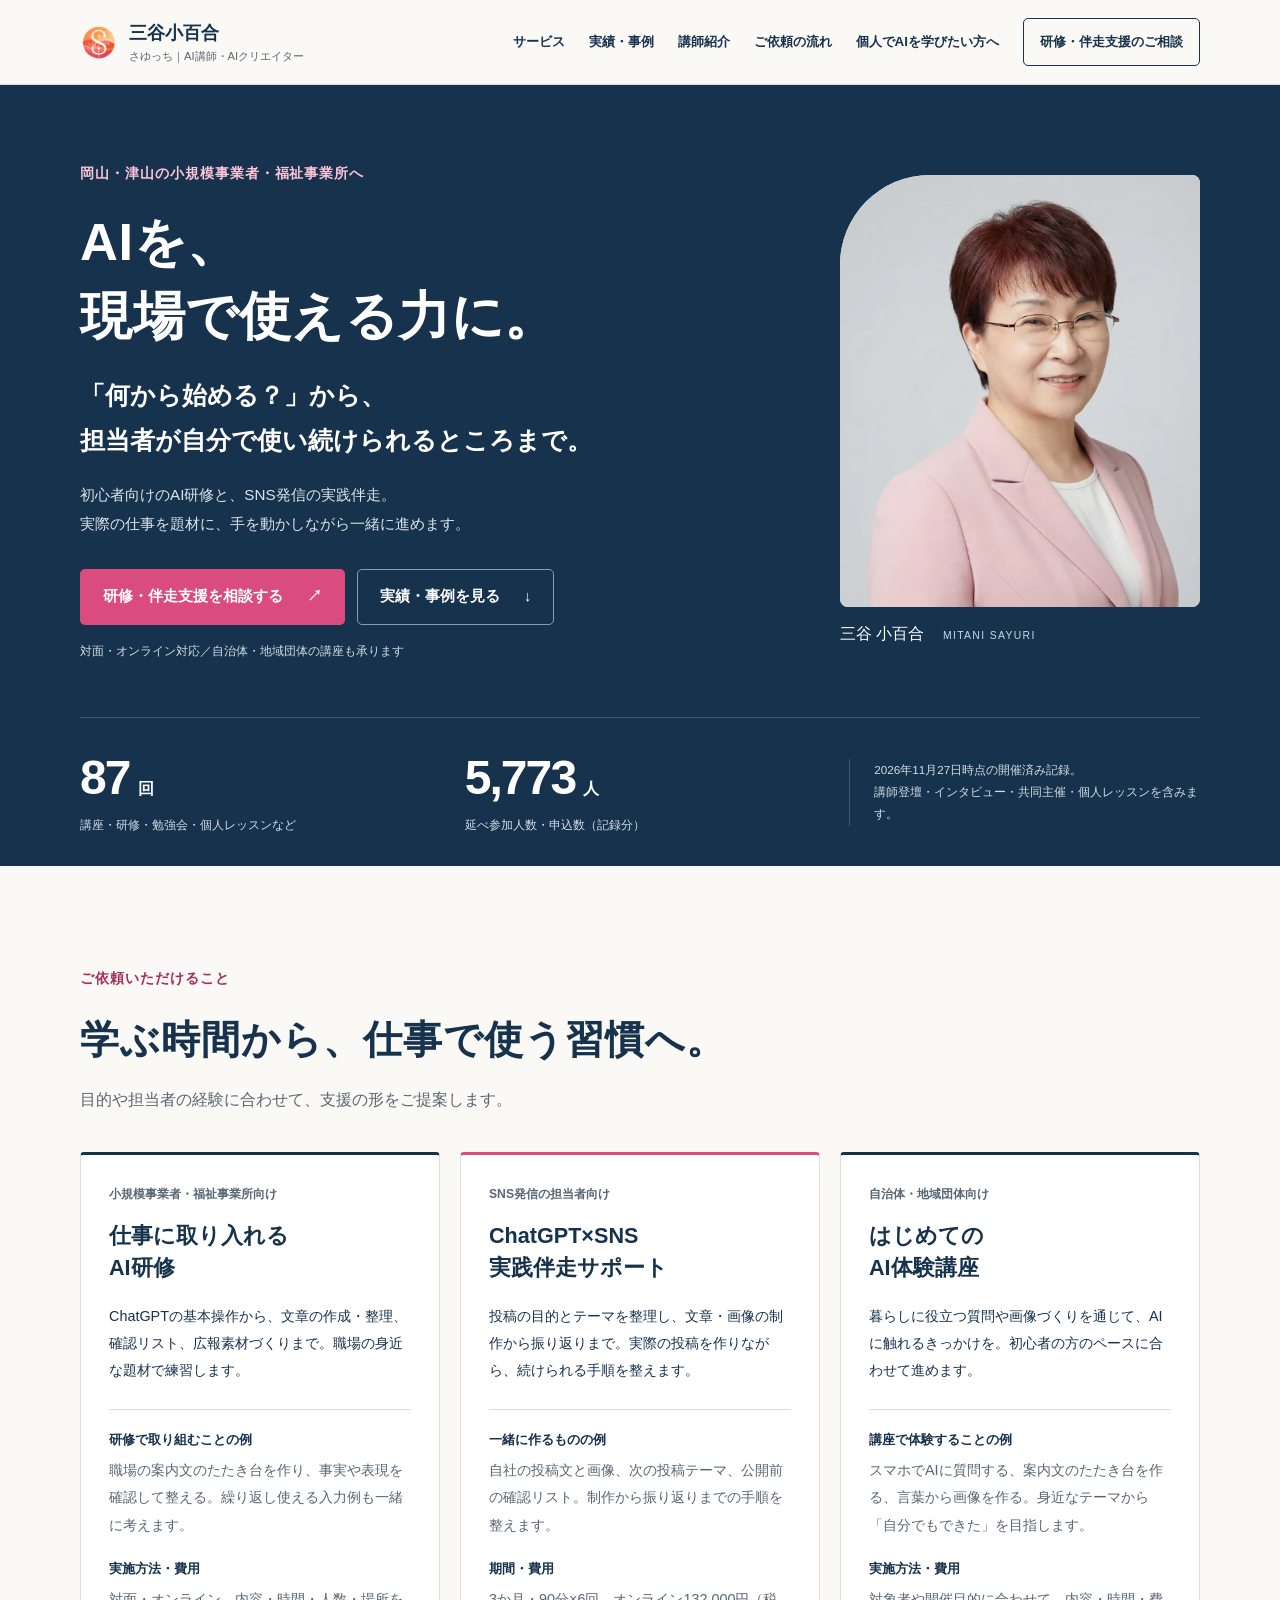
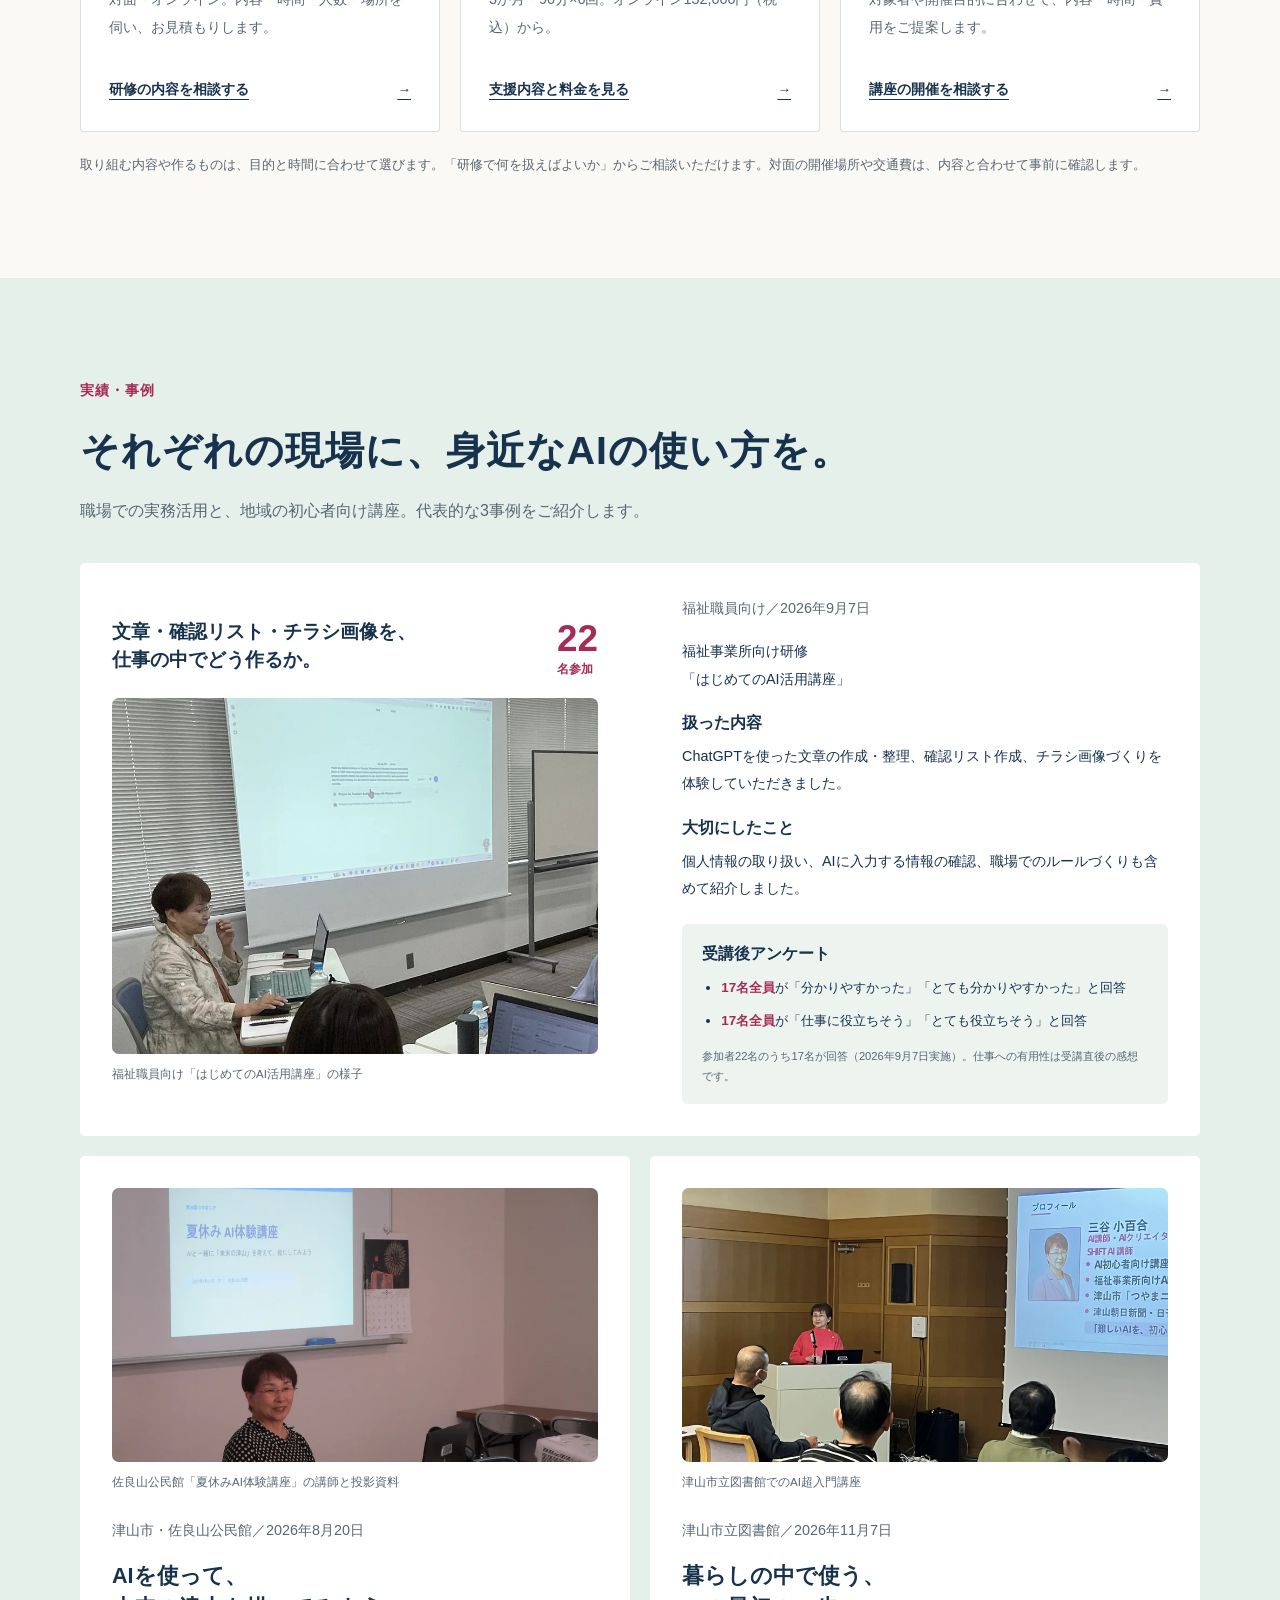
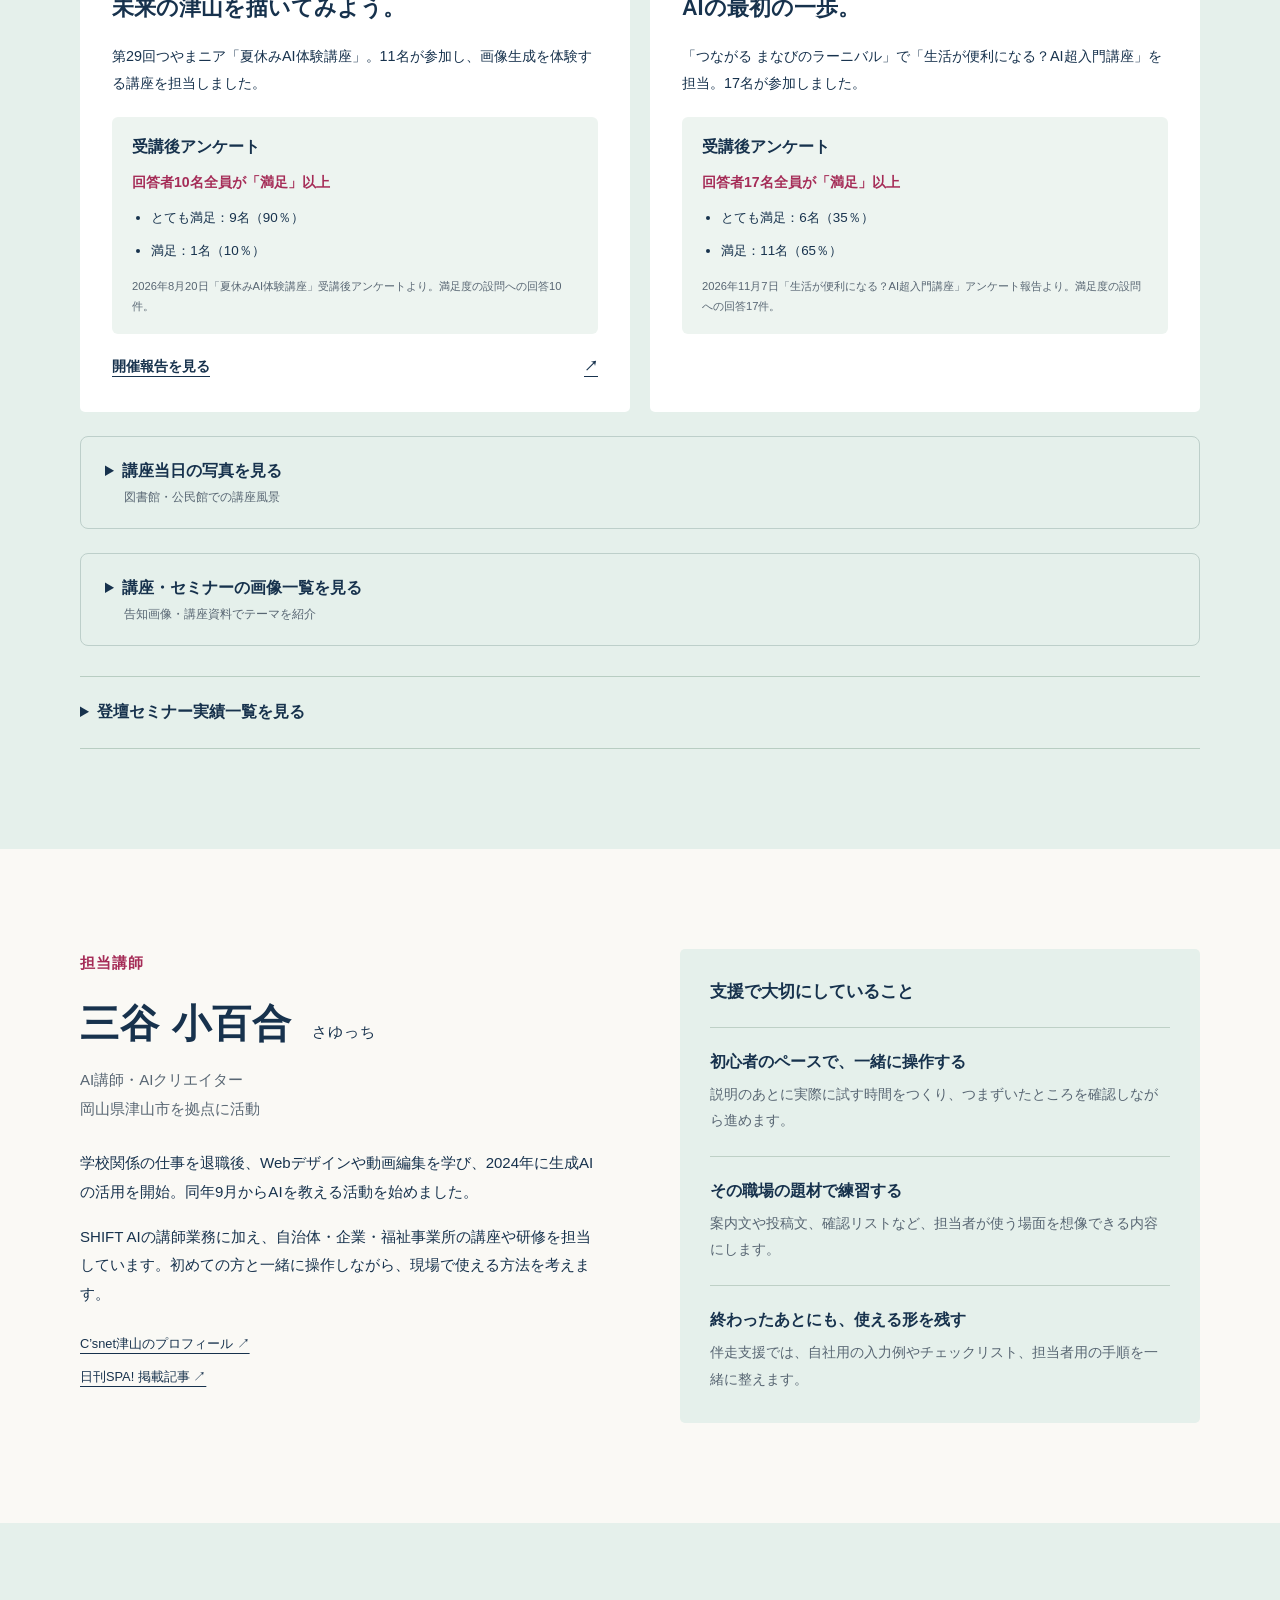
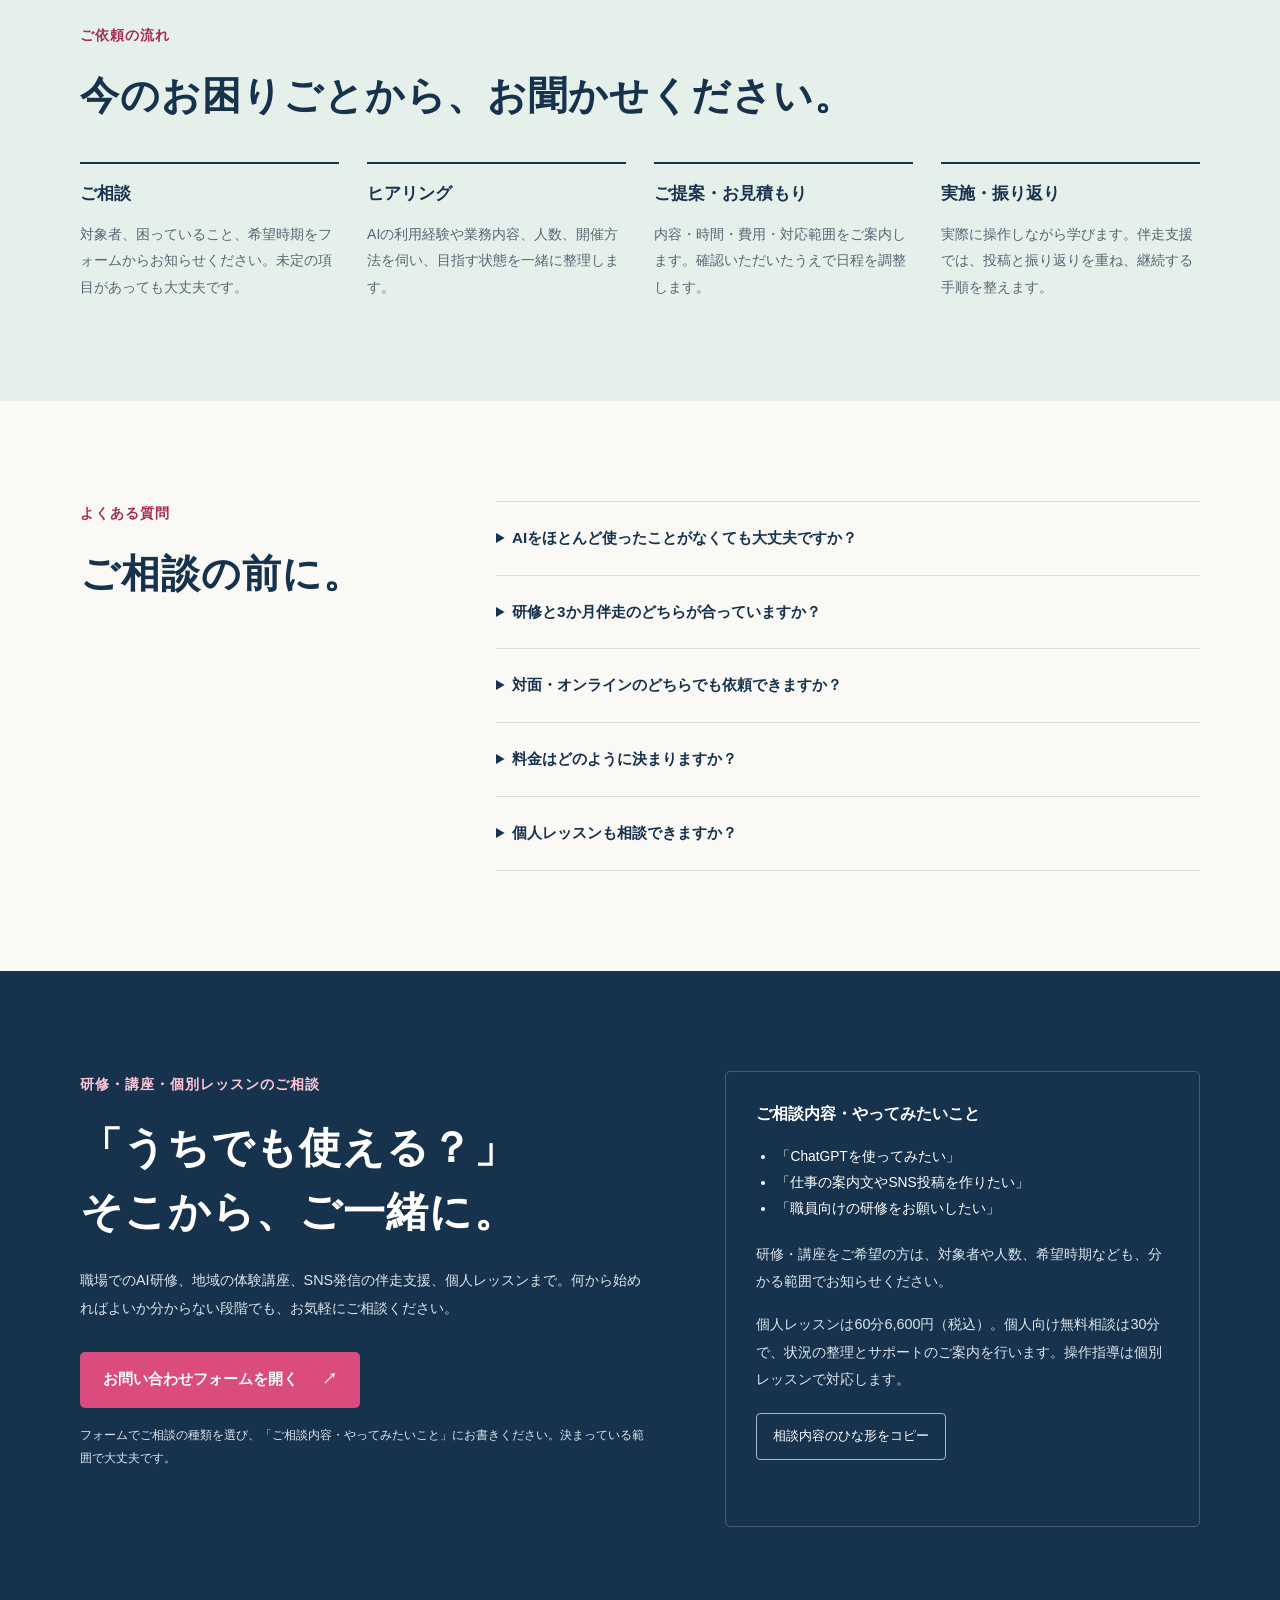
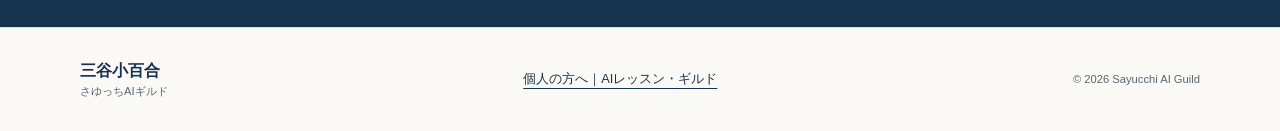
<file: index.html>
<!doctype html>
<html lang="ja">
<head>
  <meta charset="utf-8">
  <meta name="viewport" content="width=device-width, initial-scale=1">
  <title>岡山・津山のAI研修・SNS伴走支援｜三谷小百合（さゆっち）</title>
  <meta name="description" content="小規模事業者・福祉事業所のAI活用を、初心者向け研修とSNS実践伴走でサポート。岡山県津山市のAI講師・三谷小百合。自治体・地域団体の講座もご相談ください。対面・オンライン対応。">
  <link rel="canonical" href="https://mitani-art.github.io/guild-lp/">
  <meta property="og:type" content="website">
  <meta property="og:locale" content="ja_JP">
  <meta property="og:title" content="AIを、現場で使える力に。｜三谷小百合">
  <meta property="og:description" content="岡山・津山から、小規模事業者・福祉事業所のAI研修とSNS実践伴走をサポート。">
  <meta property="og:url" content="https://mitani-art.github.io/guild-lp/">
  <meta property="og:image" content="https://i.postimg.cc/ZR9Zbpkw/2025_12_20_プロフィール写真.png">
  <link rel="icon" href="./assets/logo.webp">
  <link rel="stylesheet" href="./home.css">
  <script src="./home.js" defer></script>
  <link rel="stylesheet" href="./seminar-gallery.css?v=20261127-surveys">
  <script src="./seminar-gallery.js" defer></script>
</head>
<body>
<a class="skip-link" href="#main">本文へ移動</a>
<header class="site-header"><div class="wrap header-inner">
  <a class="brand" href="#top"><img src="./assets/logo.webp" width="38" height="38" alt=""><span>三谷小百合<small>さゆっち｜AI講師・AIクリエイター</small></span></a>
  <nav class="desktop-nav" aria-label="メインナビゲーション"><a href="#services">サービス</a><a href="#cases">実績・事例</a><a href="#profile">講師紹介</a><a href="#flow">ご依頼の流れ</a><a href="./personal/index.html">個人でAIを学びたい方へ</a><a class="nav-contact" href="#contact">研修・伴走支援のご相談</a></nav>
  <details class="mobile-nav"><summary>メニュー</summary><nav aria-label="モバイルナビゲーション"><a href="#services">サービス</a><a href="#cases">実績・事例</a><a href="#profile">講師紹介</a><a href="#flow">ご依頼の流れ</a><a href="#contact">研修・伴走支援のご相談</a><a href="./personal/index.html">個人でAIを学びたい方へ</a></nav></details>
</div></header>
<main id="main">
<section class="hero" id="top"><div class="wrap hero-grid">
  <div class="hero-copy"><p class="eyebrow">岡山・津山の小規模事業者・福祉事業所へ</p><h1>AIを、<br>現場で使える力に。</h1><p class="hero-lead">「何から始める？」から、<br>担当者が自分で使い続けられるところまで。</p><p class="hero-description">初心者向けのAI研修と、SNS発信の実践伴走。<br class="desktop-break">実際の仕事を題材に、手を動かしながら一緒に進めます。</p><div class="hero-actions"><a class="button primary" href="#contact">研修・伴走支援を相談する <span aria-hidden="true">↗</span></a><a class="button outline" href="#cases">実績・事例を見る <span aria-hidden="true">↓</span></a></div><p class="hero-location">対面・オンライン対応／自治体・地域団体の講座も承ります</p></div>
  <figure class="hero-portrait"><img src="./assets/sayucchi-profile.webp" width="500" height="600" fetchpriority="high" alt="AI講師・三谷小百合（さゆっち）のプロフィール写真"><figcaption>三谷 小百合 <span>MITANI SAYURI</span></figcaption></figure>
</div><div class="wrap evidence"><div><strong>87<span>回</span></strong><p>講座・研修・勉強会・個人レッスンなど</p></div><div><strong>5,773<span>人</span></strong><p>延べ参加人数・申込数（記録分）</p></div><p class="evidence-note">2026年11月27日時点の開催済み記録。<br>講師登壇・インタビュー・共同主催・個人レッスンを含みます。</p></div></section>

<section class="section" id="services"><div class="wrap"><div class="section-heading"><p class="eyebrow">ご依頼いただけること</p><h2>学ぶ時間から、<br class="mobile-break">仕事で使う習慣へ。</h2><p>目的や担当者の経験に合わせて、支援の形をご提案します。</p></div><div class="service-grid">
  <article class="service"><p class="service-audience">小規模事業者・福祉事業所向け</p><h3>仕事に取り入れる<br>AI研修</h3><p>ChatGPTの基本操作から、文章の作成・整理、確認リスト、広報素材づくりまで。職場の身近な題材で練習します。</p><dl><dt>研修で取り組むことの例</dt><dd>職場の案内文のたたき台を作り、事実や表現を確認して整える。繰り返し使える入力例も一緒に考えます。</dd><dt>実施方法・費用</dt><dd>対面・オンライン。内容・時間・人数・場所を伺い、お見積もりします。</dd></dl><a class="text-link" href="#contact">研修の内容を相談する <span aria-hidden="true">→</span></a></article>
  <article class="service featured"><p class="service-audience">SNS発信の担当者向け</p><h3>ChatGPT×SNS<br>実践伴走サポート</h3><p>投稿の目的とテーマを整理し、文章・画像の制作から振り返りまで。実際の投稿を作りながら、続けられる手順を整えます。</p><dl><dt>一緒に作るものの例</dt><dd>自社の投稿文と画像、次の投稿テーマ、公開前の確認リスト。制作から振り返りまでの手順を整えます。</dd><dt>期間・費用</dt><dd>3か月・90分×6回。オンライン132,000円（税込）から。</dd></dl><a class="text-link" href="./business/index.html">支援内容と料金を見る <span aria-hidden="true">→</span></a></article>
  <article class="service"><p class="service-audience">自治体・地域団体向け</p><h3>はじめての<br>AI体験講座</h3><p>暮らしに役立つ質問や画像づくりを通じて、AIに触れるきっかけを。初心者の方のペースに合わせて進めます。</p><dl><dt>講座で体験することの例</dt><dd>スマホでAIに質問する、案内文のたたき台を作る、言葉から画像を作る。身近なテーマから「自分でもできた」を目指します。</dd><dt>実施方法・費用</dt><dd>対象者や開催目的に合わせて、内容・時間・費用をご提案します。</dd></dl><a class="text-link" href="#contact">講座の開催を相談する <span aria-hidden="true">→</span></a></article>
</div><p class="service-note">取り組む内容や作るものは、目的と時間に合わせて選びます。「研修で何を扱えばよいか」からご相談いただけます。対面の開催場所や交通費は、内容と合わせて事前に確認します。</p></div></section>

<section class="section tinted" id="cases"><div class="wrap"><div class="section-heading"><p class="eyebrow">実績・事例</p><h2>それぞれの現場に、<br class="mobile-break">身近なAIの使い方を。</h2><p>職場での実務活用と、地域の初心者向け講座。代表的な3事例をご紹介します。</p></div>
  <article class="case case-main"><div class="case-visual"><div class="case-title"><h3>文章・確認リスト・チラシ画像を、<br/>仕事の中でどう作るか。</h3><p class="case-number">22<span>名参加</span></p></div><figure class="event-photo case-training-photo"><a aria-label="福祉職員向けAI研修の写真を拡大" class="event-photo-link" data-caption="2026年9月7日｜福祉職員向け「はじめてのAI活用講座」の様子" data-seminar-image="" href="./assets/events/20260907-welfare-training.webp"><img alt="投影画面とパソコンを使って説明する、福祉職員向けAI研修の講師" decoding="async" height="659" loading="lazy" src="./assets/events/20260907-welfare-training-thumb.webp" width="900"/></a><figcaption>福祉職員向け「はじめてのAI活用講座」の様子</figcaption></figure></div><div class="case-detail"><p class="case-meta">福祉職員向け／2026年9月7日</p><p>福祉事業所向け研修<br/>「はじめてのAI活用講座」</p><h4>扱った内容</h4><p>ChatGPTを使った文章の作成・整理、確認リスト作成、チラシ画像づくりを体験していただきました。</p><h4>大切にしたこと</h4><p>個人情報の取り扱い、AIに入力する情報の確認、職場でのルールづくりも含めて紹介しました。</p><section class="case-survey" aria-labelledby="case-survey-title"><h4 id="case-survey-title">受講後アンケート</h4><ul><li><strong>17名全員</strong>が「分かりやすかった」「とても分かりやすかった」と回答</li><li><strong>17名全員</strong>が「仕事に役立ちそう」「とても役立ちそう」と回答</li></ul><p class="case-survey-note">参加者22名のうち17名が回答（2026年9月7日実施）。仕事への有用性は受講直後の感想です。</p></section></div></article>
  <div class="case-grid"><article class="case"><figure class="event-photo"><a aria-label="夏休みAI体験講座の講師と投影資料の写真を拡大" class="event-photo-link" data-caption="2026年8月20日｜佐良山公民館「夏休みAI体験講座」の講師と投影資料" data-seminar-image="" href="./assets/events/20260820-8169.webp"><img alt="佐良山公民館「夏休みAI体験講座」の講師と投影資料" decoding="async" height="675" loading="lazy" src="./assets/events/20260820-8169-thumb.webp" width="900"/></a><figcaption>佐良山公民館「夏休みAI体験講座」の講師と投影資料</figcaption></figure><p class="case-meta">津山市・佐良山公民館／2026年8月20日</p><h3>AIを使って、<br/>未来の津山を描いてみよう。</h3><p>第29回つやまニア「夏休みAI体験講座」。11名が参加し、画像生成を体験する講座を担当しました。</p><section aria-labelledby="summer-survey-title" class="case-survey"><h4 id="summer-survey-title">受講後アンケート</h4><p class="survey-result"><strong>回答者10名全員が「満足」以上</strong></p><ul><li>とても満足：9名（90％）</li><li>満足：1名（10％）</li></ul><p class="case-survey-note">2026年8月20日「夏休みAI体験講座」受講後アンケートより。満足度の設問への回答10件。</p></section><a class="text-link" href="https://x.com/sayucchi35/status/2090363662162944113" rel="noopener noreferrer" target="_blank">開催報告を見る <span aria-hidden="true">↗</span></a></article><article class="case"><figure class="event-photo"><a aria-label="津山市立図書館でのAI超入門講座の写真を拡大" class="event-photo-link" data-caption="2026年11月7日｜津山市立図書館でのAI超入門講座" data-seminar-image="" href="./assets/events/20261107-8706.webp"><img alt="津山市立図書館でのAI超入門講座" decoding="async" height="675" loading="lazy" src="./assets/events/20261107-8706-thumb.webp" width="900"/></a><figcaption>津山市立図書館でのAI超入門講座</figcaption></figure><p class="case-meta">津山市立図書館／2026年11月7日</p><h3>暮らしの中で使う、<br/>AIの最初の一歩。</h3><p>「つながる まなびのラーニバル」で「生活が便利になる？AI超入門講座」を担当。17名が参加しました。</p><section aria-labelledby="library-survey-title" class="case-survey"><h4 id="library-survey-title">受講後アンケート</h4><p class="survey-result"><strong>回答者17名全員が「満足」以上</strong></p><ul><li>とても満足：6名（35％）</li><li>満足：11名（65％）</li></ul><p class="case-survey-note">2026年11月7日「生活が便利になる？AI超入門講座」アンケート報告より。満足度の設問への回答17件。</p></section></article></div>
  <details class="evidence-fold"><summary>講座当日の写真を見る<span>図書館・公民館での講座風景</span></summary><div class="evidence-fold-content"><section class="event-photos" id="event-photos" aria-labelledby="event-photos-title"><div class="seminar-heading"><p>講座当日の様子</p><h3 id="event-photos-title">参加者と一緒に学ぶ、AIの最初の一歩。</h3><p>2026年11月7日／津山市立図書館「つながる まなびのラーニバル」<br>「生活が便利になる？AI超入門講座」の様子です。</p></div><div class="event-photo-grid"><figure class="event-photo"><a class="event-photo-link" data-seminar-image href="./assets/events/20261107-8706.webp" data-caption="2026年11月7日｜スライドを使いながら、AIについて説明する三谷小百合" aria-label="スライドを使いながら、AIについて説明する三谷小百合の写真を拡大"><img src="./assets/events/20261107-8706-thumb.webp" width="900" height="675" alt="スライドを使いながら、AIについて説明する三谷小百合" loading="lazy" decoding="async"></a><figcaption>スライドを使いながら、AIについて説明する三谷小百合</figcaption></figure><figure class="event-photo"><a class="event-photo-link" data-seminar-image href="./assets/events/20261107-8708.webp" data-caption="2026年11月7日｜参加者への問いかけを交えながら進める講座" aria-label="参加者への問いかけを交えながら進める講座の写真を拡大"><img src="./assets/events/20261107-8708-thumb.webp" width="900" height="675" alt="参加者への問いかけを交えながら進める講座" loading="lazy" decoding="async"></a><figcaption>参加者への問いかけを交えながら進める講座</figcaption></figure><figure class="event-photo"><a class="event-photo-link" data-seminar-image href="./assets/events/20261107-8707.webp" data-caption="2026年11月7日｜「これなら使えそう」を見つける、初心者向けの講座" aria-label="「これなら使えそう」を見つける、初心者向けの講座の写真を拡大"><img src="./assets/events/20261107-8707-thumb.webp" width="675" height="900" alt="「これなら使えそう」を見つける、初心者向けの講座" loading="lazy" decoding="async"></a><figcaption>「これなら使えそう」を見つける、初心者向けの講座</figcaption></figure></div></section>
<section class="event-photos" id="sarayama-photos" aria-labelledby="sarayama-photos-title"><div class="seminar-heading"><p>夏休みAI体験講座</p><h3 id="sarayama-photos-title">一人ひとりの「やってみたい」を、一緒に。</h3><p>2026年8月20日／佐良山公民館<br>第29回つやまニア「AIを使って、未来の津山を描いてみよう」の様子です。</p></div><div class="event-photo-grid"><figure class="event-photo"><a class="event-photo-link" data-seminar-image href="./assets/events/20260820-8184.webp" data-caption="2026年8月20日｜スマホのChatGPT画面を投影しながら使い方を説明" aria-label="スマホのChatGPT画面を投影しながら使い方を説明の写真を拡大"><img src="./assets/events/20260820-8184-thumb.webp" width="900" height="675" alt="スマホのChatGPT画面を投影しながら使い方を説明" loading="lazy" decoding="async"></a><figcaption>スマホのChatGPT画面を投影しながら使い方を説明</figcaption></figure><figure class="event-photo"><a class="event-photo-link" data-seminar-image href="./assets/events/20260820-8169.webp" data-caption="2026年8月20日｜「未来の津山」をテーマにしたAI体験講座" aria-label="「未来の津山」をテーマにしたAI体験講座の写真を拡大"><img src="./assets/events/20260820-8169-thumb.webp" width="900" height="675" alt="「未来の津山」をテーマにしたAI体験講座" loading="lazy" decoding="async"></a><figcaption>「未来の津山」をテーマにしたAI体験講座</figcaption></figure><figure class="event-photo"><a class="event-photo-link" data-seminar-image href="./assets/events/20260820-8215.webp" data-caption="2026年8月20日｜参加者のアイデアをもとに描いた「未来の津山」" aria-label="参加者のアイデアをもとに描いた「未来の津山」の写真を拡大"><img src="./assets/events/20260820-8215-thumb.webp" width="900" height="675" alt="参加者のアイデアをもとに描いた「未来の津山」" loading="lazy" decoding="async"></a><figcaption>参加者のアイデアをもとに描いた「未来の津山」</figcaption></figure></div></section>

</div></details>
<details class="evidence-fold"><summary>講座・セミナーの画像一覧を見る<span>告知画像・講座資料でテーマを紹介</span></summary><div class="evidence-fold-content"><div class="seminar-archive" id="seminar-gallery"><div class="seminar-heading"><p>講座・セミナーの実績</p><h3>これまでの講座を、画像でご紹介。</h3><p>告知画像や講座資料から、扱ってきたテーマをご覧いただけます。画像を押すと拡大できます。</p></div><div class="seminar-grid"><article class="seminar-card"><a aria-label="生活が便利になる？AI超入門講座の画像を拡大" class="seminar-image" data-caption="2026年11月｜生活が便利になる？AI超入門講座" data-seminar-image="" href="./assets/seminars/seminar-01-1.webp"><img alt="生活が便利になる？AI超入門講座の告知・紹介画像" decoding="async" height="720" loading="lazy" src="./assets/seminars/seminar-01-1-thumb.webp" width="509"/></a><div class="seminar-info"><p class="seminar-date">2026年11月 · 講座チラシ</p><h4>生活が便利になる？AI超入門講座</h4><p class="seminar-org">津山市立図書館／つながる まなびのラーニバル</p><a class="seminar-alternate" data-caption="生活が便利になる？AI超入門講座／別面・別デザイン" data-seminar-image="" href="./assets/seminars/seminar-01-2.webp">別面・別デザインも見る</a></div></article><article class="seminar-card"><a aria-label="夏休みAI体験講座「未来の津山を描いてみよう」の画像を拡大" class="seminar-image" data-caption="2026年8月｜夏休みAI体験講座「未来の津山を描いてみよう」" data-seminar-image="" href="./assets/seminars/seminar-02-1.webp"><img alt="夏休みAI体験講座「未来の津山を描いてみよう」の告知・紹介画像" decoding="async" height="498" loading="lazy" src="./assets/seminars/seminar-02-1-thumb.webp" width="720"/></a><div class="seminar-info"><p class="seminar-date">2026年8月 · 講座チラシ</p><h4>夏休みAI体験講座「未来の津山を描いてみよう」</h4><p class="seminar-org">津山市／佐良山公民館</p></div></article><article class="seminar-card"><a aria-label="AI秘書を使った資料づくり・オンラインセミナーの画像を拡大" class="seminar-image" data-caption="2026年8月｜AI秘書を使った資料づくり・オンラインセミナー" data-seminar-image="" href="./assets/seminars/seminar-03-1.webp"><img alt="AI秘書を使った資料づくり・オンラインセミナーの告知・紹介画像" decoding="async" height="351" loading="lazy" src="./assets/seminars/seminar-03-1-thumb.webp" width="720"/></a><div class="seminar-info"><p class="seminar-date">2026年8月 · セミナー</p><h4>AI秘書を使った資料づくり・オンラインセミナー</h4><p class="seminar-org">自主開催</p></div></article><article class="seminar-card"><a aria-label="ADP100回記念スペシャルLIVEの画像を拡大" class="seminar-image" data-caption="2026年7月｜ADP100回記念スペシャルLIVE" data-seminar-image="" href="./assets/seminars/seminar-05-1.webp"><img alt="ADP100回記念スペシャルLIVEの告知・紹介画像" decoding="async" height="405" loading="lazy" src="./assets/seminars/seminar-05-1-thumb.webp" width="720"/></a><div class="seminar-info"><p class="seminar-date">2026年7月 · LIVE登壇</p><h4>ADP100回記念スペシャルLIVE</h4><p class="seminar-org">AI Dreamers Production（ADP）</p></div></article><article class="seminar-card"><a aria-label="ChatGPT Image2×CanvaAIで発信画像づくりの画像を拡大" class="seminar-image" data-caption="2026年6月｜ChatGPT Image2×CanvaAIで発信画像づくり" data-seminar-image="" href="./assets/seminars/seminar-07-1.webp"><img alt="ChatGPT Image2×CanvaAIで発信画像づくりの告知・紹介画像" decoding="async" height="405" loading="lazy" src="./assets/seminars/seminar-07-1-thumb.webp" width="720"/></a><div class="seminar-info"><p class="seminar-date">2026年6月 · コラボセミナー</p><h4>ChatGPT Image2×CanvaAIで発信画像づくり</h4><p class="seminar-org">ももさんと共催</p><a class="seminar-alternate" data-caption="ChatGPT Image2×CanvaAIで発信画像づくり／別面・別デザイン" data-seminar-image="" href="./assets/seminars/seminar-07-2.webp">別面・別デザインも見る</a></div></article><article class="seminar-card"><a aria-label="Claude Codeをやさしく知れる会の画像を拡大" class="seminar-image" data-caption="2026年6月｜Claude Codeをやさしく知れる会" data-seminar-image="" href="./assets/seminars/seminar-09-1.webp"><img alt="Claude Codeをやさしく知れる会の告知・紹介画像" decoding="async" height="284" loading="lazy" src="./assets/seminars/seminar-09-1-thumb.webp" width="720"/></a><div class="seminar-info"><p class="seminar-date">2026年6月 · セミナー</p><h4>Claude Codeをやさしく知れる会</h4><p class="seminar-org">コミュニティ「Koti」</p></div></article></div><details class="seminar-more"><summary>ほかの講座・活動の画像を見る</summary><div class="seminar-grid"><article class="seminar-card"><a aria-label="オリジナルフォトフレーム作りの画像を拡大" class="seminar-image" data-caption="2026年7月｜オリジナルフォトフレーム作り" data-seminar-image="" href="./assets/seminars/seminar-04-1.webp"><img alt="オリジナルフォトフレーム作りの告知・紹介画像" decoding="async" height="274" loading="lazy" src="./assets/seminars/seminar-04-1-thumb.webp" width="526"/></a><div class="seminar-info"><p class="seminar-date">2026年7月 · 地域活動</p><h4>オリジナルフォトフレーム作り</h4><p class="seminar-org">コスモス会／地域活動</p></div></article><article class="seminar-card"><a aria-label="写真のAIイラスト化を取り入れた交流活動の画像を拡大" class="seminar-image" data-caption="2026年7月｜写真のAIイラスト化を取り入れた交流活動" data-seminar-image="" href="./assets/seminars/seminar-06-1.webp"><img alt="写真のAIイラスト化を取り入れた交流活動の告知・紹介画像" decoding="async" height="405" loading="lazy" src="./assets/seminars/seminar-06-1-thumb.webp" width="720"/></a><div class="seminar-info"><p class="seminar-date">2026年7月 · 地域活動の紹介画像</p><h4>写真のAIイラスト化を取り入れた交流活動</h4><p class="seminar-org">コスモス会／地域活動</p></div></article><article class="seminar-card"><a aria-label="ゆるっと作業会岡山「Claudeを使ってみる初級編」の画像を拡大" class="seminar-image" data-caption="2026年6月｜ゆるっと作業会岡山「Claudeを使ってみる初級編」" data-seminar-image="" href="./assets/seminars/seminar-08-1.webp"><img alt="ゆるっと作業会岡山「Claudeを使ってみる初級編」の告知・紹介画像" decoding="async" height="405" loading="lazy" src="./assets/seminars/seminar-08-1-thumb.webp" width="720"/></a><div class="seminar-info"><p class="seminar-date">2026年6月 · 共同主催</p><h4>ゆるっと作業会岡山「Claudeを使ってみる初級編」</h4><p class="seminar-org">SHIFT AI</p></div></article><article class="seminar-card"><a aria-label="ゆるっと作業会岡山「AI・Canvaでバナー制作」の画像を拡大" class="seminar-image" data-caption="2026年5月｜ゆるっと作業会岡山「AI・Canvaでバナー制作」" data-seminar-image="" href="./assets/seminars/seminar-10-1.webp"><img alt="ゆるっと作業会岡山「AI・Canvaでバナー制作」の告知・紹介画像" decoding="async" height="405" loading="lazy" src="./assets/seminars/seminar-10-1-thumb.webp" width="720"/></a><div class="seminar-info"><p class="seminar-date">2026年5月 · 共同主催</p><h4>ゆるっと作業会岡山「AI・Canvaでバナー制作」</h4><p class="seminar-org">SHIFT AI</p></div></article><article class="seminar-card"><a aria-label="生成AIでバナーデザインの画像を拡大" class="seminar-image" data-caption="2026年5月｜生成AIでバナーデザイン" data-seminar-image="" href="./assets/seminars/seminar-11-1.webp"><img alt="生成AIでバナーデザインの告知・紹介画像" decoding="async" height="405" loading="lazy" src="./assets/seminars/seminar-11-1-thumb.webp" width="720"/></a><div class="seminar-info"><p class="seminar-date">2026年5月 · 講座</p><h4>生成AIでバナーデザイン</h4><p class="seminar-org">自主開催／Ho.kuru</p></div></article><article class="seminar-card"><a aria-label="実写映像のプロにAI動画制作をレクチャーの画像を拡大" class="seminar-image" data-caption="2026年5月｜実写映像のプロにAI動画制作をレクチャー" data-seminar-image="" href="./assets/seminars/seminar-12-1.webp"><img alt="実写映像のプロにAI動画制作をレクチャーの告知・紹介画像" decoding="async" height="261" loading="lazy" src="./assets/seminars/seminar-12-1-thumb.webp" width="500"/></a><div class="seminar-info"><p class="seminar-date">2026年5月 · レクチャー紹介用イメージ</p><h4>実写映像のプロにAI動画制作をレクチャー</h4><p class="seminar-org">個別レクチャー</p></div></article><article class="seminar-card"><a aria-label="AIでつくる！30秒ミュージックビデオ体験会の画像を拡大" class="seminar-image" data-caption="2026年3月｜AIでつくる！30秒ミュージックビデオ体験会" data-seminar-image="" href="./assets/seminars/seminar-13-1.webp"><img alt="AIでつくる！30秒ミュージックビデオ体験会の告知・紹介画像" decoding="async" height="720" loading="lazy" src="./assets/seminars/seminar-13-1-thumb.webp" width="509"/></a><div class="seminar-info"><p class="seminar-date">2026年3月 · 体験会</p><h4>AIでつくる！30秒ミュージックビデオ体験会</h4><p class="seminar-org">自主開催／ひとやね</p></div></article><article class="seminar-card"><a aria-label="無料のAIを使ってキャラが動く音あり動画を作ろうの画像を拡大" class="seminar-image" data-caption="2026年2月｜無料のAIを使ってキャラが動く音あり動画を作ろう" data-seminar-image="" href="./assets/seminars/seminar-14-1.webp"><img alt="無料のAIを使ってキャラが動く音あり動画を作ろうの告知・紹介画像" decoding="async" height="383" loading="lazy" src="./assets/seminars/seminar-14-1-thumb.webp" width="680"/></a><div class="seminar-info"><p class="seminar-date">2026年2月 · ウェビナー</p><h4>無料のAIを使ってキャラが動く音あり動画を作ろう</h4><p class="seminar-org">SHIFT AI</p></div></article><article class="seminar-card"><a aria-label="絵が描けなくてもアニメは作れる！AI動画生成体験会の画像を拡大" class="seminar-image" data-caption="2026年2月｜絵が描けなくてもアニメは作れる！AI動画生成体験会" data-seminar-image="" href="./assets/seminars/seminar-15-1.webp"><img alt="絵が描けなくてもアニメは作れる！AI動画生成体験会の告知・紹介画像" decoding="async" height="720" loading="lazy" src="./assets/seminars/seminar-15-1-thumb.webp" width="509"/></a><div class="seminar-info"><p class="seminar-date">2026年2月 · 体験会</p><h4>絵が描けなくてもアニメは作れる！AI動画生成体験会</h4><p class="seminar-org">自主開催／ひとやね</p></div></article><article class="seminar-card"><a aria-label="センス0から30分で 企画・デザイン爆速作成術の画像を拡大" class="seminar-image" data-caption="2026年1月｜センス0から30分で 企画・デザイン爆速作成術" data-seminar-image="" href="./assets/seminars/seminar-16-1.webp"><img alt="センス0から30分で 企画・デザイン爆速作成術の告知・紹介画像" decoding="async" height="405" loading="lazy" src="./assets/seminars/seminar-16-1-thumb.webp" width="720"/></a><div class="seminar-info"><p class="seminar-date">2026年1月 · ウェビナー</p><h4>センス0から30分で 企画・デザイン爆速作成術</h4><p class="seminar-org">SHIFT AI</p></div></article><article class="seminar-card"><a aria-label="AnimonAI 案件獲得を目指す実践ウェビナーの画像を拡大" class="seminar-image" data-caption="2026年1月｜AnimonAI 案件獲得を目指す実践ウェビナー" data-seminar-image="" href="./assets/seminars/seminar-17-1.webp"><img alt="AnimonAI 案件獲得を目指す実践ウェビナーの告知・紹介画像" decoding="async" height="405" loading="lazy" src="./assets/seminars/seminar-17-1-thumb.webp" width="720"/></a><div class="seminar-info"><p class="seminar-date">2026年1月 · ウェビナー</p><h4>AnimonAI 案件獲得を目指す実践ウェビナー</h4><p class="seminar-org">SHIFT AI</p></div></article><article class="seminar-card"><a aria-label="Vrewで案件獲得を実現！完全実践ワークショップの画像を拡大" class="seminar-image" data-caption="2025年12月｜Vrewで案件獲得を実現！完全実践ワークショップ" data-seminar-image="" href="./assets/seminars/seminar-18-1.webp"><img alt="Vrewで案件獲得を実現！完全実践ワークショップの告知・紹介画像" decoding="async" height="405" loading="lazy" src="./assets/seminars/seminar-18-1-thumb.webp" width="720"/></a><div class="seminar-info"><p class="seminar-date">2025年12月 · ウェビナー</p><h4>Vrewで案件獲得を実現！完全実践ワークショップ</h4><p class="seminar-org">SHIFT AI</p></div></article><article class="seminar-card"><a aria-label="AIスタートダッシュ実践会の画像を拡大" class="seminar-image" data-caption="2025年11月｜AIスタートダッシュ実践会" data-seminar-image="" href="./assets/seminars/seminar-19-1.webp"><img alt="AIスタートダッシュ実践会の告知・紹介画像" decoding="async" height="405" loading="lazy" src="./assets/seminars/seminar-19-1-thumb.webp" width="720"/></a><div class="seminar-info"><p class="seminar-date">2025年11月 · ウェビナー</p><h4>AIスタートダッシュ実践会</h4><p class="seminar-org">SHIFT AI</p></div></article><article class="seminar-card"><a aria-label="成長のヒントはここに！成果への秘訣 大暴露セミナーの画像を拡大" class="seminar-image" data-caption="2025年10月｜成長のヒントはここに！成果への秘訣 大暴露セミナー" data-seminar-image="" href="./assets/seminars/seminar-20-1.webp"><img alt="成長のヒントはここに！成果への秘訣 大暴露セミナーの告知・紹介画像" decoding="async" height="405" loading="lazy" src="./assets/seminars/seminar-20-1-thumb.webp" width="720"/></a><div class="seminar-info"><p class="seminar-date">2025年10月 · インタビュー登壇</p><h4>成長のヒントはここに！成果への秘訣 大暴露セミナー</h4><p class="seminar-org">SHIFT AI</p></div></article><article class="seminar-card"><a aria-label="副業につながるVrew活用術の画像を拡大" class="seminar-image" data-caption="2025年10月｜副業につながるVrew活用術" data-seminar-image="" href="./assets/seminars/seminar-21-1.webp"><img alt="副業につながるVrew活用術の告知・紹介画像" decoding="async" height="405" loading="lazy" src="./assets/seminars/seminar-21-1-thumb.webp" width="720"/></a><div class="seminar-info"><p class="seminar-date">2025年10月 · ウェビナー</p><h4>副業につながるVrew活用術</h4><p class="seminar-org">SHIFT AI</p></div></article><article class="seminar-card"><a aria-label="ゆるっと作業会 岡山の画像を拡大" class="seminar-image" data-caption="2025年9月｜ゆるっと作業会 岡山" data-seminar-image="" href="./assets/seminars/seminar-22-1.webp"><img alt="ゆるっと作業会 岡山の告知・紹介画像" decoding="async" height="405" loading="lazy" src="./assets/seminars/seminar-22-1-thumb.webp" width="720"/></a><div class="seminar-info"><p class="seminar-date">2025年9月 · 共同主催</p><h4>ゆるっと作業会 岡山</h4><p class="seminar-org">SHIFT AI</p></div></article><article class="seminar-card"><a aria-label="静止画が動き出す魔法を体験！AI動画生成の画像を拡大" class="seminar-image" data-caption="2025年7月｜静止画が動き出す魔法を体験！AI動画生成" data-seminar-image="" href="./assets/seminars/seminar-23-1.webp"><img alt="静止画が動き出す魔法を体験！AI動画生成の告知・紹介画像" decoding="async" height="405" loading="lazy" src="./assets/seminars/seminar-23-1-thumb.webp" width="720"/></a><div class="seminar-info"><p class="seminar-date">2025年7月 · 実践講座</p><h4>静止画が動き出す魔法を体験！AI動画生成</h4><p class="seminar-org">能動動画雑談会</p></div></article><article class="seminar-card"><a aria-label="超カンタン！Vrewで動画編集デビューの画像を拡大" class="seminar-image" data-caption="2025年7月｜超カンタン！Vrewで動画編集デビュー" data-seminar-image="" href="./assets/seminars/seminar-24-1.webp"><img alt="超カンタン！Vrewで動画編集デビューの告知・紹介画像" decoding="async" height="405" loading="lazy" src="./assets/seminars/seminar-24-1-thumb.webp" width="720"/></a><div class="seminar-info"><p class="seminar-date">2025年7月 · ウェビナー</p><h4>超カンタン！Vrewで動画編集デビュー</h4><p class="seminar-org">SHIFT AI</p></div></article><article class="seminar-card"><a aria-label="プロンプトだけで画像が生まれる世界の画像を拡大" class="seminar-image" data-caption="2025年6月｜プロンプトだけで画像が生まれる世界" data-seminar-image="" href="./assets/seminars/seminar-25-1.webp"><img alt="プロンプトだけで画像が生まれる世界の告知・紹介画像" decoding="async" height="377" loading="lazy" src="./assets/seminars/seminar-25-1-thumb.webp" width="720"/></a><div class="seminar-info"><p class="seminar-date">2025年6月 · 画像生成講座</p><h4>プロンプトだけで画像が生まれる世界</h4><p class="seminar-org">コミュニティ「Koti」</p></div></article><article class="seminar-card"><a aria-label="ChatGPT強化オンライン合宿の画像を拡大" class="seminar-image" data-caption="2025年6月｜ChatGPT強化オンライン合宿" data-seminar-image="" href="./assets/seminars/seminar-26-1.webp"><img alt="ChatGPT強化オンライン合宿の告知・紹介画像" decoding="async" height="405" loading="lazy" src="./assets/seminars/seminar-26-1-thumb.webp" width="720"/></a><div class="seminar-info"><p class="seminar-date">2025年6月 · オンライン合宿</p><h4>ChatGPT強化オンライン合宿</h4><p class="seminar-org">SHIFT AI</p></div></article><article class="seminar-card"><a aria-label="シニア世代の挑戦！さゆっちさんのリアルの画像を拡大" class="seminar-image" data-caption="2025年5月｜シニア世代の挑戦！さゆっちさんのリアル" data-seminar-image="" href="./assets/seminars/seminar-27-1.webp"><img alt="シニア世代の挑戦！さゆっちさんのリアルの告知・紹介画像" decoding="async" height="405" loading="lazy" src="./assets/seminars/seminar-27-1-thumb.webp" width="720"/></a><div class="seminar-info"><p class="seminar-date">2025年5月 · 実績者インタビュー</p><h4>シニア世代の挑戦！さゆっちさんのリアル</h4><p class="seminar-org">SHIFT AI</p></div></article><article class="seminar-card"><a aria-label="無課金のその先へ！レベルアップウェビナーの画像を拡大" class="seminar-image" data-caption="2025年5月｜無課金のその先へ！レベルアップウェビナー" data-seminar-image="" href="./assets/seminars/seminar-28-1.webp"><img alt="無課金のその先へ！レベルアップウェビナーの告知・紹介画像" decoding="async" height="405" loading="lazy" src="./assets/seminars/seminar-28-1-thumb.webp" width="720"/></a><div class="seminar-info"><p class="seminar-date">2025年5月 · ウェビナー</p><h4>無課金のその先へ！レベルアップウェビナー</h4><p class="seminar-org">SHIFT AI</p></div></article><article class="seminar-card"><a aria-label="画像生成集中講座 Day2／ChatGPT・DALL·E 3基礎の画像を拡大" class="seminar-image" data-caption="2025年4月｜画像生成集中講座 Day2／ChatGPT・DALL·E 3基礎" data-seminar-image="" href="./assets/seminars/seminar-29-1.webp"><img alt="画像生成集中講座 Day2／ChatGPT・DALL·E 3基礎の告知・紹介画像" decoding="async" height="405" loading="lazy" src="./assets/seminars/seminar-29-1-thumb.webp" width="720"/></a><div class="seminar-info"><p class="seminar-date">2025年4月 · ウェビナー</p><h4>画像生成集中講座 Day2／ChatGPT・DALL·E 3基礎</h4><p class="seminar-org">SHIFT AI</p></div></article><article class="seminar-card"><a aria-label="ChatGPT強化オンライン合宿の画像を拡大" class="seminar-image" data-caption="2025年4月｜ChatGPT強化オンライン合宿" data-seminar-image="" href="./assets/seminars/seminar-30-1.webp"><img alt="ChatGPT強化オンライン合宿の告知・紹介画像" decoding="async" height="405" loading="lazy" src="./assets/seminars/seminar-30-1-thumb.webp" width="720"/></a><div class="seminar-info"><p class="seminar-date">2025年4月 · オンライン合宿</p><h4>ChatGPT強化オンライン合宿</h4><p class="seminar-org">SHIFT AI</p></div></article><article class="seminar-card"><a aria-label="副業迷子から60歳を超えてAI講師への画像を拡大" class="seminar-image" data-caption="2025年4月｜副業迷子から60歳を超えてAI講師へ" data-seminar-image="" href="./assets/seminars/seminar-31-1.webp"><img alt="副業迷子から60歳を超えてAI講師への告知・紹介画像" decoding="async" height="353" loading="lazy" src="./assets/seminars/seminar-31-1-thumb.webp" width="720"/></a><div class="seminar-info"><p class="seminar-date">2025年4月 · セミナー</p><h4>副業迷子から60歳を超えてAI講師へ</h4><p class="seminar-org">AI Dreamers Production（ADP）</p></div></article><article class="seminar-card"><a aria-label="5分でわかる！AI活用セミナーの画像を拡大" class="seminar-image" data-caption="2024年12月｜5分でわかる！AI活用セミナー" data-seminar-image="" href="./assets/seminars/seminar-32-1.webp"><img alt="5分でわかる！AI活用セミナーの告知・紹介画像" decoding="async" height="352" loading="lazy" src="./assets/seminars/seminar-32-1-thumb.webp" width="720"/></a><div class="seminar-info"><p class="seminar-date">2024年12月 · オンラインセミナー</p><h4>5分でわかる！AI活用セミナー</h4><p class="seminar-org">自主開催</p></div></article><article class="seminar-card"><a aria-label="AIであそぼ／AIツールを使ったスライド資料作成の画像を拡大" class="seminar-image" data-caption="2024年12月｜AIであそぼ／AIツールを使ったスライド資料作成" data-seminar-image="" href="./assets/seminars/seminar-33-1.webp"><img alt="AIであそぼ／AIツールを使ったスライド資料作成の告知・紹介画像" decoding="async" height="405" loading="lazy" src="./assets/seminars/seminar-33-1-thumb.webp" width="720"/></a><div class="seminar-info"><p class="seminar-date">2024年12月 · 講座資料</p><h4>AIであそぼ／AIツールを使ったスライド資料作成</h4><p class="seminar-org">うのベース</p></div></article><article class="seminar-card"><a aria-label="AIであそぼ（画像・動画編）の画像を拡大" class="seminar-image" data-caption="2024年9月｜AIであそぼ（画像・動画編）" data-seminar-image="" href="./assets/seminars/seminar-34-1.webp"><img alt="AIであそぼ（画像・動画編）の告知・紹介画像" decoding="async" height="405" loading="lazy" src="./assets/seminars/seminar-34-1-thumb.webp" width="720"/></a><div class="seminar-info"><p class="seminar-date">2024年9月 · 講座資料</p><h4>AIであそぼ（画像・動画編）</h4><p class="seminar-org">うのベース</p></div></article><article class="seminar-card"><a aria-label="60代からでもできた！AI×デザインで在宅ワークの画像を拡大" class="seminar-image" data-caption="6月23日配信｜60代からでもできた！AI×デザインで在宅ワーク" data-seminar-image="" href="./assets/seminars/seminar-35-1.webp"><img alt="60代からでもできた！AI×デザインで在宅ワークの告知・紹介画像" decoding="async" height="480" loading="lazy" src="./assets/seminars/seminar-35-1-thumb.webp" width="720"/></a><div class="seminar-info"><p class="seminar-date">6月23日配信 · インタビュー</p><h4>60代からでもできた！AI×デザインで在宅ワーク</h4><p class="seminar-org">フリーランスの学校／Voicy</p></div></article></div></details><p class="seminar-note">開催済みの講座・活動に関する告知・紹介画像です。画像内の料金・申込案内・ツール名は制作当時のものです。</p></div></div></details><dialog class="seminar-dialog" aria-labelledby="seminar-dialog-caption"><div class="seminar-dialog-toolbar"><p id="seminar-dialog-caption"></p><button type="button" class="seminar-close" aria-label="拡大画像を閉じる">閉じる ×</button></div><div class="seminar-dialog-body"><img alt=""></div></dialog>
<details class="history"><summary>登壇セミナー実績一覧を見る</summary><p class="small">2026年11月27日更新。開催済み87回。公開LIVE、インタビュー、共同主催、個人レッスンを含みます。</p><div class="table-scroll"><table><caption>開催済みの記録（誌面掲載を含む）</caption><thead><tr><th scope="col">開催時期</th><th scope="col">講座・活動名</th><th scope="col">主催・団体</th><th scope="col">開催区分</th><th scope="col">回数</th></tr></thead><tbody><tr><td>2024/6/23</td><td>60代からでもできた！AI×デザインで在宅ワークを実現するロールモデル</td><td>フリーランスの学校</td><td>インタビューを受けた</td><td>1</td></tr><tr><td>2024年7月13日</td><td>経験談講演（アートで地域づくり実践講座）</td><td>岡山県</td><td>県主催事業への登壇</td><td>1</td></tr><tr><td>2024年9月・12月</td><td>AI講座（AI初心者向け）</td><td>うのベース</td><td>依頼を受けての登壇</td><td>2</td></tr><tr><td>2024年12月29日</td><td>オンラインセミナー「5分でわかる！AI活用セミナー」</td><td>自主開催</td><td>自主開催</td><td>1</td></tr><tr><td>2025/3/13</td><td>AI×効率化は古い？！</td><td>C&#x27;snet津山</td><td>対面・オンライン<br>（ハイブリッド）</td><td>1</td></tr><tr><td>2025/3/17</td><td>TenakAI活用事例<br>ゼロからのWebデザイン＆AI活用術<br>58歳から始めた私の挑戦</td><td>SOZOビレッジ</td><td>招かれての登壇</td><td>1</td></tr><tr><td>2025年4月</td><td>副業迷子からの脱却！60歳からでも遅くないAIへの挑戦</td><td>AI Dreamers Production（ADP）</td><td>招かれての登壇</td><td>1</td></tr><tr><td>2025/4/25</td><td>ChatGPT強化オンライン合宿</td><td>SHIFT AI</td><td>主催側の講座への登壇</td><td>1</td></tr><tr><td>2025/4/27</td><td>SHIFT AI「画像生成講座（5日間集中）」Day2</td><td>SHIFT AI</td><td>主催側の講座への登壇</td><td>1</td></tr><tr><td>2025/5</td><td>SHIFT AI ゆるっと作業会岡山</td><td>SHIFT AI</td><td>本人が主催</td><td>1</td></tr><tr><td>2025年5月19日</td><td>SHIFT AI「実績者インタビュー」</td><td>SHIFT AI</td><td>インタビュー登壇</td><td>1</td></tr><tr><td>2025年春（note公開：5月5日）</td><td>ChatGPTと画像生成AIの基礎と活用法</td><td>自主開催</td><td>自主開催</td><td>1</td></tr><tr><td>2025/6/14</td><td>ChatGPT強化オンライン合宿</td><td>SHIFT AI</td><td>主催側の講座への登壇</td><td>1</td></tr><tr><td>2025/5/1～5/31</td><td>SHIFT AI　初心者ゼミ　2回登壇</td><td>SHIFT AI</td><td>主催側の講座への登壇</td><td>2</td></tr><tr><td>2025年6月23日</td><td>えっ、これ私が作ったの？！プロンプトだけで画像が生まれる世界 ～AI画像生成講座～</td><td>コミュニティ「Koti」</td><td>主催側主催・講師として登壇</td><td>1</td></tr><tr><td>2025/6/1～6/30</td><td>SHIFT AI　初心者ゼミ　2回登壇</td><td>SHIFT AI</td><td>主催側の講座への登壇</td><td>2</td></tr><tr><td>2025/7/3</td><td>超カンタン！Vrewで動画編集デビュー～10分で発信できる動画をつくろう～</td><td>SHIFT AI</td><td>主催側主催・講師として登壇</td><td>1</td></tr><tr><td>2025/7/1～7/31</td><td>SHIFT AI　初心者ゼミ　2回登壇</td><td>SHIFT AI</td><td>主催側の講座への登壇</td><td>2</td></tr><tr><td>2025/8/28</td><td>クリエイターの新常識！Adobe Fireflyで収益を生む3つの実践アイデア　〜企業案件・ポートフォリオ・提案力をAIでアップデート〜</td><td>SHIFT AI</td><td>主催側主催・講師として登壇</td><td>1</td></tr><tr><td>2025/8/1～8/31</td><td>SHIFT AI　初心者ゼミ　2回登壇（ファシリテーター）</td><td>SHIFT AI</td><td>主催側の講座への登壇</td><td>2</td></tr><tr><td>2025/9/1～9/30</td><td>企業内研修8回開催</td><td>業務委託企業からの依頼</td><td>主催側主催・講師として登壇</td><td>8</td></tr><tr><td>2025/9/20</td><td>SHIFT AI ゆるっと作業会岡山</td><td>SHIFT AI</td><td>共同主催</td><td>1</td></tr><tr><td>2025/10/2</td><td>副業につながるVrew活用術　〜字幕編集から案件応募・ポートフォリオ作成まで〜</td><td>SHIFT AI</td><td>主催側主催・講師として登壇</td><td>1</td></tr><tr><td>2025/10/29</td><td>成長のヒントはここに！<br>成果への秘訣<br>大暴露セミナー</td><td>SHIFT AI</td><td>インタビュー登壇</td><td>1</td></tr><tr><td>2025/10/1～10/31</td><td>SHIFT AI　初心者ゼミ　2回登壇</td><td>SHIFT AI</td><td>主催側の講座への登壇</td><td>2</td></tr><tr><td>2025/10/1～10/31</td><td>企業内研修10回開催</td><td>業務委託企業からの依頼</td><td>主催側主催・講師として登壇</td><td>10</td></tr><tr><td>2025/11/8</td><td>SHIFT AI 東京リアルイベント 岡山サテライト</td><td>SHIFT AI</td><td>共同主催</td><td>1</td></tr><tr><td>2025/11/1～11/30</td><td>SHIFT AI　初心者ゼミ　2回登壇</td><td>SHIFT AI</td><td>主催側の講座への登壇</td><td>2</td></tr><tr><td>2025/12/6</td><td>SHIFT AI 東京リアルイベント 岡山サテライト</td><td>SHIFT AI</td><td>共同主催</td><td>1</td></tr><tr><td>2025/12/21</td><td>Vrewで案件獲得を実現! “応募に通る動画制作と応募文” 完全実践ワークショップ</td><td>SHIFT AI</td><td>主催側主催・講師として登壇</td><td>1</td></tr><tr><td>2025/12/1～12/25</td><td>SHIFT AI　初心者ゼミ　2回登壇</td><td>SHIFT AI</td><td>主催側の講座への登壇</td><td>2</td></tr><tr><td>2026年1月13日</td><td>AIアニメ体験会</td><td>自主開催（さゆっちAIギルド）</td><td>自主開催</td><td>1</td></tr><tr><td>2026/1/15</td><td>AnimonAI<br>案件獲得を目指す実践ウェビナー</td><td>SHIFT AI</td><td>主催側主催・講師として登壇</td><td>1</td></tr><tr><td>2026年1月24日</td><td>SHIFT AI 東京リアルイベント 岡山サテライト</td><td>SHIFT AI</td><td>共同主催</td><td>1</td></tr><tr><td>2026/1/30</td><td>センス0から30分で プレゼン即採用を勝ち取る 企画・デザイン爆速作成術</td><td>SHIFT AI</td><td>主催側主催・講師として登壇</td><td>1</td></tr><tr><td>2026/2/1</td><td>C&#x27;snet津山会員紹介</td><td>JAKEN 2月号</td><td>誌面掲載</td><td>—</td></tr><tr><td>2026/2/22</td><td>SHIFT AI ゆるっと作業会岡山</td><td>SHIFT AI</td><td>共同主催</td><td>1</td></tr><tr><td>2026/2/24</td><td>無料のAIを使ってキャラが動く音あり動画を作ろう</td><td>SHIFT AI</td><td>主催側主催・講師として登壇</td><td>1</td></tr><tr><td>2026年3月19日</td><td>AI動画体験会</td><td>自主開催</td><td>自主開催</td><td>1</td></tr><tr><td>2026/3/21</td><td>AI副業合宿<br>キャリアの伸ばし方を身に付ける1日<br>（動画編集編）</td><td>SHIFT AI</td><td>主催側主催・講師として登壇</td><td>1</td></tr><tr><td>2026年3月29日</td><td>SHIFT AI ゆるっと作業会岡山</td><td>SHIFT AI</td><td>共同主催</td><td>1</td></tr><tr><td>2026/4/4</td><td>SHIFT AI 東京リアルイベント 岡山サテライト</td><td>SHIFT AI</td><td>共同主催</td><td>1</td></tr><tr><td>2026/4/18</td><td>SHIFT AI 東京リアルイベント 岡山サテライト</td><td>SHIFT AI</td><td>共同主催</td><td>1</td></tr><tr><td>2026/4/20</td><td>日本全国AI列島縦断リレー！　〜 地方在住AIトップランナーによる案件獲得ルート解説 〜　第3弾</td><td>SHIFT AI</td><td>主催側主催・講師として登壇</td><td>1</td></tr><tr><td>2026年5月中旬</td><td>AI動画制作マンツーマンレクチャー</td><td>本人による個別レクチャー</td><td>個別レクチャー</td><td>1</td></tr><tr><td>2026年5月28日</td><td>「生成AIでバナーデザイン講座」</td><td>自主開催</td><td>自主開催</td><td>1</td></tr><tr><td>2026/5/30</td><td>SHIFT AI ゆるっと作業会岡山</td><td>SHIFT AI</td><td>共同主催</td><td>1</td></tr><tr><td>2026/6/2</td><td>「Claude Codeって実際どうなの？」を知る会</td><td>コミュニティ「Koti」</td><td>主催側の講座への登壇</td><td>1</td></tr><tr><td>2026/6/13</td><td>SHIFT AI ゆるっと作業会岡山</td><td>SHIFT AI</td><td>共同主催</td><td>1</td></tr><tr><td>2026/6/19</td><td>Image2×CanvaAIでインスタ投稿画像・マンガに使える画像づくりを学ぶ</td><td>自主開催</td><td>ももさんと共催</td><td>1</td></tr><tr><td>2026年6月27日</td><td>SHIFT AI ゆるっと作業会「Claude Codeで自分の相棒を作って、Web版名刺を作る」</td><td>SHIFT AI</td><td>共同主催</td><td>1</td></tr><tr><td>2026/7/11</td><td>SHIFT AI ゆるっと作業会岡山</td><td>SHIFT AI</td><td>共同主催</td><td>1</td></tr><tr><td>2026年7月25日</td><td>ゆるっと作業会 岡山「Power Queryでつくる、AI Readyなデータ分析」</td><td>SHIFT AI</td><td>共同主催</td><td>1</td></tr><tr><td>2026年8月4日</td><td>無料オンラインセミナー（AI秘書の育て方、Gemini NotebookとChatGPTの使い分け）</td><td>自主開催</td><td>自主開催</td><td>1</td></tr><tr><td>2026/8/9</td><td>8/20開催のつやまニア「夏休みAI体験講座」</td><td>JAKEN 8月号</td><td>誌面掲載</td><td>—</td></tr><tr><td>2026年8月20日</td><td>第29回つやまニア「夏休みAI体験講座」</td><td>津山市（生涯学習課・佐良山公民館が企画運営）</td><td>講師として登壇</td><td>1</td></tr><tr><td>2026/9/5</td><td>SHIFT AI ゆるっと作業会岡山</td><td>SHIFT AI</td><td>共同主催</td><td>1</td></tr><tr><td>2026/9/7</td><td>はじめてのAI活用講座</td><td>福祉事業所向け研修</td><td>講師として登壇</td><td>1</td></tr><tr><td>2026/9/12</td><td>SHIFT AI ゆるっと作業会岡山</td><td>SHIFT AI</td><td>共同主催</td><td>1</td></tr><tr><td>2026/10/16</td><td>Kさん個人レッスン1回目(ChatGPT）1H</td><td>—</td><td>自主開催</td><td>1</td></tr><tr><td>2026/10/23</td><td>Kさん個人レッスン2回目(インスタ）1H</td><td>—</td><td>自主開催</td><td>1</td></tr><tr><td>2026/10/28</td><td>SHIFT AI ゆるっと作業会岡山</td><td>SHIFT AI</td><td>共同主催</td><td>1</td></tr><tr><td>2026年11月7日</td><td>生活が便利になる？AI超入門講座</td><td>津山市立図書館「つながる まなびのラーニバル」</td><td>自治体イベントへの登壇</td><td>1</td></tr><tr><td>2026/11/12</td><td>Kさん個人レッスン3回目（CodexでWebサイト制作）1H</td><td>—</td><td>自主開催</td><td>1</td></tr><tr><td>2026/11/16</td><td>Tさん個人レッスン1回目（パワーポイント・スプレッドシート）1.5H</td><td>—</td><td>自主開催</td><td>1</td></tr></tbody></table></div><p class="small">誌面掲載2件は開催回数の集計に含めていません。</p><h3>今後の開催予定</h3><p class="small">予定5回。開催済みと合わせた一覧全体は92回です。</p><div class="table-scroll"><table><caption>2026年11月29日以降の予定</caption><thead><tr><th scope="col">開催時期</th><th scope="col">講座・活動名</th><th scope="col">主催・団体</th><th scope="col">開催区分</th><th scope="col">回数</th></tr></thead><tbody><tr><td>2026/12/16</td><td>効率×クリエイティビティUP！ 資料作成からデザイン、プロンプト活用まで一気通貫講座</td><td>グンラボ</td><td>オーナーからの依頼</td><td>1</td></tr><tr><td>2026/11/29</td><td>SHIFT AI ゆるっと作業会岡山</td><td>SHIFT AI</td><td>共同主催</td><td>1</td></tr><tr><td>2026/12/10</td><td>Kさん個人レッスン4回目（インスタ時短）</td><td>—</td><td>自主開催</td><td>1</td></tr><tr><td>2026/12/10</td><td>岡山の福祉事業所管理職向けAI講座</td><td>福祉事業所</td><td>講師として登壇</td><td>2</td></tr></tbody></table></div></details>
</div></section>

<section class="section" id="profile"><div class="wrap profile-grid"><div class="profile-intro"><p class="eyebrow">担当講師</p><h2>三谷 小百合<span>さゆっち</span></h2><p class="profile-role">AI講師・AIクリエイター<br>岡山県津山市を拠点に活動</p><p>学校関係の仕事を退職後、Webデザインや動画編集を学び、2024年に生成AIの活用を開始。同年9月からAIを教える活動を始めました。</p><p>SHIFT AIの講師業務に加え、自治体・企業・福祉事業所の講座や研修を担当しています。初めての方と一緒に操作しながら、現場で使える方法を考えます。</p><div class="profile-links"><a href="https://tsuyama-biz.jp/csnet/member/mitani/" target="_blank" rel="noopener noreferrer">C’snet津山のプロフィール ↗</a><a href="https://nikkan-spa.jp/2154506" target="_blank" rel="noopener noreferrer">日刊SPA! 掲載記事 ↗</a></div></div><div class="approach"><h3>支援で大切にしていること</h3><article><h4>初心者のペースで、一緒に操作する</h4><p>説明のあとに実際に試す時間をつくり、つまずいたところを確認しながら進めます。</p></article><article><h4>その職場の題材で練習する</h4><p>案内文や投稿文、確認リストなど、担当者が使う場面を想像できる内容にします。</p></article><article><h4>終わったあとにも、使える形を残す</h4><p>伴走支援では、自社用の入力例やチェックリスト、担当者用の手順を一緒に整えます。</p></article></div></div></section>

<section class="section tinted" id="flow"><div class="wrap"><div class="section-heading"><p class="eyebrow">ご依頼の流れ</p><h2>今のお困りごとから、<br class="mobile-break">お聞かせください。</h2></div><ol class="steps"><li><h3>ご相談</h3><p>対象者、困っていること、希望時期をフォームからお知らせください。未定の項目があっても大丈夫です。</p></li><li><h3>ヒアリング</h3><p>AIの利用経験や業務内容、人数、開催方法を伺い、目指す状態を一緒に整理します。</p></li><li><h3>ご提案・お見積もり</h3><p>内容・時間・費用・対応範囲をご案内します。確認いただいたうえで日程を調整します。</p></li><li><h3>実施・振り返り</h3><p>実際に操作しながら学びます。伴走支援では、投稿と振り返りを重ね、継続する手順を整えます。</p></li></ol></div></section>

<section class="section faq-section" id="faq"><div class="wrap faq-layout"><div><p class="eyebrow">よくある質問</p><h2>ご相談の前に。</h2></div><div class="faq"><details><summary>AIをほとんど使ったことがなくても大丈夫ですか？</summary><p>基本操作から扱えます。参加される方の経験を伺い、内容と進め方を調整します。</p></details><details><summary>研修と3か月伴走のどちらが合っていますか？</summary><p>まず触ってみたい、職員全体で基礎を学びたい場合は研修。SNS担当者が実際の投稿を作りながら継続する手順を整えたい場合は、3か月の伴走支援をご検討ください。</p></details><details><summary>対面・オンラインのどちらでも依頼できますか？</summary><p>どちらも対応しています。津山市を拠点に、対面の場所や交通費、オンラインの実施方法を事前に確認します。SNS伴走支援の対面・併用の料金は、<a href="./business/index.html#pricing">サービス詳細</a>をご覧ください。</p></details><details><summary>料金はどのように決まりますか？</summary><p>講座・研修は内容・時間・人数・場所に合わせてお見積もりします。SNS伴走支援はオンライン3か月132,000円（税込）、対面3か月165,000円（税込）です。交通費などの条件はサービス詳細でご案内しています。</p></details><details><summary>個人レッスンも相談できますか？</summary><p>個人の方向けのレッスンも行っています。<a href="./personal/index.html">個人向けページ</a>で内容をご案内しています。</p></details></div></div></section>

<section class="section contact" id="contact"><div class="wrap contact-grid"><div><p class="eyebrow">研修・講座・個別レッスンのご相談</p><h2>「うちでも使える？」<br>そこから、ご一緒に。</h2><p>職場でのAI研修、地域の体験講座、SNS発信の伴走支援、個人レッスンまで。何から始めればよいか分からない段階でも、お気軽にご相談ください。</p><a class="button primary" href="https://docs.google.com/forms/d/e/1FAIpQLSfwc36vdSQmiIYHaD-QpTX-iYH9c58wsyeQ67PzJ01AKDdNIA/viewform" target="_blank" rel="noopener noreferrer">お問い合わせフォームを開く <span aria-hidden="true">↗</span></a><p class="contact-note">フォームでご相談の種類を選び、「ご相談内容・やってみたいこと」にお書きください。決まっている範囲で大丈夫です。</p></div><div class="inquiry"><h3>ご相談内容・やってみたいこと</h3><ul><li>「ChatGPTを使ってみたい」</li><li>「仕事の案内文やSNS投稿を作りたい」</li><li>「職員向けの研修をお願いしたい」</li></ul><p>研修・講座をご希望の方は、対象者や人数、希望時期なども、分かる範囲でお知らせください。</p><p>個人レッスンは60分6,600円（税込）。個人向け無料相談は30分で、状況の整理とサポートのご案内を行います。操作指導は個別レッスンで対応します。</p><button class="copy-button" type="button" id="copy-inquiry">相談内容のひな形をコピー</button><p class="copy-status" id="copy-status" role="status" aria-live="polite"></p><textarea id="inquiry-template" readonly aria-label="コピーできない場合はこちらの相談ひな形を選択してください" hidden>ご相談の種類：
やってみたいこと・困っていること：
ご希望の時期：

【研修・講座をご希望の方／分かる範囲で】
会社・団体名：
対象者・おおよその人数：
実施方法・開催地域：
ご予算の目安（任意）：</textarea></div></div></section>
</main>
<footer><div class="wrap footer-inner"><a class="brand" href="#top">三谷小百合 <small>さゆっちAIギルド</small></a><a href="./personal/index.html">個人の方へ｜AIレッスン・ギルド</a><small>© 2026 Sayucchi AI Guild</small></div></footer>
</body>
</html>
</file>
<file: home.css>
:root {
  --ink: #17324d;
  --muted: #586673;
  --paper: #faf9f5;
  --white: #fff;
  --mint: #e5f0eb;
  --pink: #d94c7d;
  --pink-dark: #a52c57;
  --line: #d8e0dd;
}
*, *::before, *::after { box-sizing: border-box; }
html { scroll-behavior: smooth; scroll-padding-top: 96px; }
body { margin: 0; color: var(--ink); background: var(--paper); font-family: "Noto Sans JP", "Yu Gothic", "Hiragino Sans", Meiryo, sans-serif; line-height: 1.9; -webkit-font-smoothing: antialiased; }
h1, h2, h3, h4, p, figure, dl, dd { margin: 0; }
h1, h2, h3, h4 { line-height: 1.5; }
h1 { font-size: clamp(2.35rem, 4.1vw, 3.65rem); font-weight: 800; letter-spacing: .01em; line-height: 1.4; }
h2 { font-size: clamp(1.65rem, 3.1vw, 2.45rem); letter-spacing: .025em; }
h3 { font-size: 1.35rem; }
h4 { font-size: 1rem; }
p + p { margin-top: 16px; }
a { color: inherit; text-underline-offset: 5px; }
a, button, summary { -webkit-tap-highlight-color: transparent; }
a:focus-visible, button:focus-visible, summary:focus-visible, textarea:focus-visible { outline: 3px solid var(--pink); outline-offset: 5px; }
img { max-width: 100%; height: auto; display: block; }
button, textarea { font: inherit; }
.wrap { width: min(1120px, calc(100% - 64px)); margin-inline: auto; }
.skip-link { position: fixed; top: -100px; left: 12px; padding: 10px 18px; background: var(--white); z-index: 20; }
.skip-link:focus { top: 12px; }
.site-header { position: sticky; top: 0; z-index: 10; border-bottom: 1px solid var(--line); background: var(--paper); }
.header-inner { min-height: 84px; display: flex; align-items: center; justify-content: space-between; gap: 24px; }
.brand { display: flex; align-items: center; gap: 11px; text-decoration: none; font-size: 1.15rem; font-weight: 700; line-height: 1.6; }
.brand img { border-radius: 50%; width: 38px; height: 38px; }
.brand small { display: block; color: var(--muted); font-size: .7rem; font-weight: 500; }
.desktop-nav { display: flex; align-items: center; gap: 24px; font-size: .84rem; font-weight: 700; }
.desktop-nav a { text-decoration: none; padding-block: 12px; }
.desktop-nav a:hover { color: var(--pink-dark); }
.desktop-nav .nav-contact { border: 1px solid var(--ink); padding: 10px 16px; border-radius: 5px; }
.mobile-nav { display: none; }
.hero { padding: 76px 0 0; background: var(--ink); color: var(--white); }
.hero-grid { display: grid; grid-template-columns: 1.6fr 1fr; gap: 56px; align-items: center; }
.eyebrow { color: var(--pink-dark); font-size: .86rem; font-weight: 700; letter-spacing: .07em; margin-bottom: 18px; }
.hero .eyebrow, .contact .eyebrow { color: #ffc6d9; }
.hero-lead { font-size: clamp(1.15rem, 2.2vw, 1.55rem); line-height: 1.8; margin-top: 22px; font-weight: 600; }
.hero-description { color: #dde5eb; font-size: .95rem; margin-top: 18px; }
.hero-actions { display: flex; flex-wrap: wrap; gap: 12px; margin-top: 30px; }
.button { display: inline-flex; align-items: center; justify-content: space-between; gap: 24px; padding: 15px 22px; border: 1px solid transparent; border-radius: 5px; font-size: .93rem; font-weight: 700; text-decoration: none; line-height: 1.6; transition: background .18s, color .18s; }
.primary { background: var(--pink); color: white; }
.primary:hover { background: var(--pink-dark); }
.outline { border-color: #8b9cab; background: transparent; color: white; }
.outline:hover { background: #ffffff14; }
.hero-location { font-size: .77rem; color: #d3dde5; margin-top: 15px; }
.hero-portrait { max-width: 360px; width: 100%; justify-self: end; }
.hero-portrait img { width: 100%; aspect-ratio: 5 / 6; object-fit: cover; object-position: center top; border-radius: 90px 8px 8px 8px; background: var(--mint); }
.hero-portrait figcaption { margin-top: 12px; font-size: 1rem; }
.hero-portrait figcaption span { font-size: .65rem; letter-spacing: .13em; margin-left: 14px; color: #cbd8e2; }
.evidence { display: grid; grid-template-columns: 1fr 1fr 1fr; gap: 34px; padding-block: 30px; border-top: 1px solid #ffffff30; margin-top: 54px; align-items: center; }
.evidence strong { font-size: clamp(2.3rem, 4vw, 3rem); font-family: Inter, Arial, sans-serif; font-weight: 700; line-height: 1.25; letter-spacing: -.04em; }
.evidence strong span { font-family: "Yu Gothic", sans-serif; font-size: 1rem; margin-left: 8px; letter-spacing: normal; }
.evidence p { font-size: .73rem; color: #d3dde5; margin-top: 6px; }
.evidence .evidence-note { padding-left: 24px; border-left: 1px solid #ffffff30; margin: 0; line-height: 1.9; }
.section { padding-block: clamp(64px, 8vw, 100px); }
.section-heading { margin-bottom: 36px; }
.section-heading > p:last-child { color: var(--muted); margin-top: 16px; }
.tinted { background: var(--mint); }
.service-grid { display: grid; grid-template-columns: repeat(3, minmax(0, 1fr)); gap: 20px; }
.service { display: flex; flex-direction: column; border: 1px solid var(--line); border-top: 3px solid var(--ink); padding: 28px; background: var(--white); border-radius: 4px; }
.service.featured { border-top-color: var(--pink); }
.service-audience { font-size: .76rem; font-weight: 700; color: var(--muted); margin-bottom: 14px; }
.service h3 { margin-bottom: 18px; }
.service > p:not(.service-audience), .service dd { font-size: .9rem; }
.service dl { margin-block: 24px; border-top: 1px solid var(--line); }
.service dt { font-weight: 700; font-size: .8rem; margin-top: 18px; }
.service dd { color: var(--muted); margin-top: 5px; }
.text-link { display: inline-flex; justify-content: space-between; gap: 18px; align-items: center; font-size: .85rem; font-weight: 700; margin-top: 20px; }
.text-link:hover { color: var(--pink-dark); }
.service .text-link { margin-top: auto; padding-top: 12px; }
.service-note { font-size: .84rem; color: var(--muted); margin-top: 20px; }
.case { background: var(--white); padding: 32px; border-radius: 5px; }
.case-main { display: grid; grid-template-columns: 1fr 1fr; gap: 48px; padding: 42px; }
.case-meta { color: var(--muted); font-size: .79rem; margin-bottom: 16px; }
.case h3 { margin-bottom: 18px; }
.case-number { font-size: 3.2rem; font-weight: 700; line-height: 1.3; color: var(--pink-dark); margin-top: 22px; }
.case-number span { font-size: .9rem; margin-left: 10px; }
.case-title > p:last-child, .case-detail p, .case-grid p { font-size: .9rem; }
.case-detail { border-left: 1px solid var(--line); padding-left: 36px; }
.case-detail h4 { margin-top: 18px; margin-bottom: 8px; }
.case-detail h4:first-child { margin-top: 0; }
.case-grid { display: grid; grid-template-columns: 1fr 1fr; gap: 20px; margin-top: 20px; }
.case .case-source { font-size: .74rem; color: var(--muted); margin-top: 20px; }
.history { margin-top: 30px; border-block: 1px solid #b8cdc2; }
summary { cursor: pointer; }
.history > summary { padding-block: 20px; font-weight: 700; }
.small { font-size: .8rem; color: var(--muted); margin-bottom: 16px; }
.table-scroll { overflow-x: auto; margin-bottom: 20px; }
table { width: 100%; border-collapse: collapse; text-align: left; font-size: .83rem; }
caption { text-align: left; font-weight: 700; margin-bottom: 12px; }
th, td { border-bottom: 1px solid #bfd2c7; padding: 12px; vertical-align: top; }
th { background: #ffffff50; }
td:first-child { min-width: 140px; }
.profile-grid { display: grid; grid-template-columns: 1fr 1fr; gap: 80px; }
.profile-intro h2 span { display: inline-block; font-size: .95rem; margin-left: 20px; font-weight: 500; }
.profile-role { font-size: .85rem; color: var(--muted); margin-top: 12px; margin-bottom: 26px; }
.profile-intro > p { font-size: .94rem; }
.profile-links { margin-top: 24px; display: grid; gap: 8px; font-size: .8rem; }
.approach { padding: 30px; background: var(--mint); border-radius: 5px; }
.approach h3 { font-size: 1.08rem; }
.approach article { padding-top: 22px; margin-top: 22px; border-top: 1px solid #bed0c6; }
.approach article p { color: var(--muted); font-size: .86rem; margin-top: 8px; }
.steps { display: grid; grid-template-columns: repeat(4, minmax(0, 1fr)); list-style: none; margin: 0; padding: 0; gap: 28px; }
.steps li { border-top: 2px solid var(--ink); padding-top: 18px; }
.steps h3 { font-size: 1.04rem; }
.steps p { margin-top: 14px; font-size: .88rem; color: var(--muted); }
.faq-layout { display: grid; grid-template-columns: 1fr 2fr; gap: 64px; }
.faq details { border-bottom: 1px solid var(--line); }
.faq details:first-child { border-top: 1px solid var(--line); }
.faq summary { font-size: .95rem; font-weight: 700; padding-block: 22px; }
.faq details p { padding-bottom: 24px; color: var(--muted); font-size: .9rem; }
.contact { background: var(--ink); color: var(--white); }
.contact-grid { display: grid; grid-template-columns: 1.2fr 1fr; gap: 76px; }
.contact h2 { font-size: clamp(1.8rem, 3.3vw, 2.7rem); margin-bottom: 24px; }
.contact-grid > div > p { color: #dce5ec; font-size: .9rem; }
.contact .button { margin-top: 30px; }
.contact-grid .contact-note { font-size: .76rem; margin-top: 16px; }
.inquiry { border: 1px solid #ffffff35; padding: 30px; border-radius: 5px; }
.inquiry h3 { font-size: 1rem; }
.inquiry ul { padding-left: 20px; font-size: .86rem; margin-block: 18px; }
.inquiry > p { font-size: .8rem; }
.copy-button { background: transparent; color: white; border: 1px solid #a4b7c5; border-radius: 4px; cursor: pointer; padding: 10px 16px; font-size: .82rem; margin-top: 20px; }
.copy-button:hover { background: #ffffff15; }
.copy-status { margin-top: 8px; font-size: .8rem; min-height: 1.9em; }
#inquiry-template { width: 100%; min-height: 240px; padding: 12px; font-size: .85rem; margin-top: 10px; }
footer { border-top: 1px solid var(--line); }
.footer-inner { display: flex; justify-content: space-between; align-items: center; gap: 24px; padding-block: 30px; }
.footer-inner .brand { font-size: 1rem; display: block; }
.footer-inner > a:not(.brand) { font-size: .8rem; }
.footer-inner > small { font-size: .7rem; color: var(--muted); }
.mobile-break { display: none; }
@media (max-width: 1200px) {
  .desktop-nav { display: none; }
  .mobile-nav { display: block; }
  .mobile-nav summary { padding: 12px; font-weight: 700; font-size: .9rem; }
  .mobile-nav nav { position: absolute; right: 24px; top: 100%; width: min(300px, calc(100vw - 48px)); background: var(--paper); padding: 16px 24px; border: 1px solid var(--line); box-shadow: 0 14px 25px #17324d12; }
  .mobile-nav nav a { display: block; padding-block: 10px; font-size: .9rem; }
  .hero-grid { gap: 30px; }
  .service { padding: 22px; }
  .profile-grid, .contact-grid { gap: 40px; }
}
@media (max-width: 740px) {
  .wrap { width: calc(100% - 40px); }
  .header-inner { min-height: 72px; gap: 10px; }
  .brand { font-size: 1rem; }
  .brand small { font-size: .61rem; }
  .brand img { width: 32px; height: 32px; }
  .hero { padding-top: 42px; }
  .hero-grid, .service-grid, .case-main, .case-grid, .profile-grid, .faq-layout, .contact-grid { grid-template-columns: 1fr; }
  .hero .eyebrow { font-size: .73rem; }
  .hero-grid { gap: 32px; }
  h1 { font-size: clamp(2rem, 8.6vw, 3rem); }
  .hero-portrait { width: min(66%, 240px); justify-self: end; }
  .hero-portrait img { aspect-ratio: 1; border-top-left-radius: 65px; }
  .hero-portrait figcaption { font-size: .85rem; }
  .hero-portrait figcaption span { font-size: .55rem; }
  .hero-actions { display: grid; gap: 12px; }
  .hero-actions .button { justify-content: space-between; }
  .hero-description { font-size: .89rem; }
  .hero-location { font-size: .7rem; }
  .evidence { grid-template-columns: 1fr 1fr; gap: 16px; margin-top: 32px; padding-block: 26px; }
  .evidence strong { font-size: 2.1rem; }
  .evidence strong span { font-size: .77rem; margin-left: 4px; }
  .evidence p { font-size: .64rem; }
  .evidence .evidence-note { grid-column: 1 / -1; border: 0; padding: 0; }
  .evidence-note br { display: none; }
  .section-heading { margin-bottom: 28px; }
  .section-heading > p:last-child { font-size: .9rem; }
  .service { padding: 28px; }
  .service h3 br { display: none; }
  .case, .case-main { padding: 26px; }
  .case-main { gap: 26px; }
  .case-detail { border-left: 0; border-top: 1px solid var(--line); padding-left: 0; padding-top: 26px; }
  .steps { grid-template-columns: 1fr 1fr; gap: 28px 22px; }
  .profile-grid, .faq-layout, .contact-grid { gap: 32px; }
  .approach, .inquiry { padding: 25px; }
  .footer-inner { display: grid; gap: 16px; }
  .desktop-break { display: none; }
  .mobile-break { display: initial; }
}
@media (max-width: 360px) { .wrap { width: calc(100% - 32px); } h1 { font-size: 1.85rem; } .steps { grid-template-columns: 1fr; } }
@media (prefers-reduced-motion: reduce) { html { scroll-behavior: auto; } .button { transition: none; } }
</file>
<file: seminar-gallery.css>
.event-photos { margin-top: 54px; color: #17324d; font-family: "Noto Sans JP", "Yu Gothic", "Hiragino Sans", Meiryo, sans-serif; text-align: left; }
.evidence-fold { margin-top: 24px; border: 1px solid #bdcfca; border-radius: 8px; color: #17324d; font-family: "Noto Sans JP", "Yu Gothic", Meiryo, sans-serif; text-align: left; }
.evidence-fold > summary { cursor: pointer; padding: 20px 24px; font-weight: 700; line-height: 1.8; }
.evidence-fold > summary span { display: block; padding-left: 19px; color: #586673; font-size: .78rem; font-weight: 400; }
.evidence-fold > summary:focus-visible { outline: 3px solid #d94c7d; outline-offset: 4px; }
.evidence-fold-content { padding: 0 24px 28px; }
.evidence-fold-content > .event-photos:first-child, .evidence-fold-content > .seminar-archive { margin-top: 14px; }
@media (max-width: 560px) { .evidence-fold > summary { padding: 18px 16px; } .evidence-fold-content { padding: 0 16px 22px; } }
.seminar-section .event-photos { margin-top: 0; }
.event-photo-grid { display: grid; grid-template-columns: repeat(3, minmax(0, 1fr)); gap: 24px; }
.event-photo { margin: 0; min-width: 0; }
.event-photo-link { display: block; aspect-ratio: 4 / 3; overflow: hidden; border-radius: 7px; background: #d8e0dd; cursor: zoom-in; }
.event-photo-link img { display: block; width: 100%; height: 100%; object-fit: cover; object-position: 50% 65%; }
.event-photo figcaption { margin-top: 10px; font-size: .8rem; color: #586673; line-height: 1.8; }
.case > .event-photo { margin-bottom: 24px; }
.case > .event-photo .event-photo-link { aspect-ratio: 16 / 9; }
.case > .event-photo figcaption { font-size: .72rem; }
/* Match the photo width and inset of the two case cards below. */
.case-main { padding: 32px; column-gap: 84px; grid-template-columns: repeat(2, minmax(0, 1fr)); align-items: center; }
.case-visual { min-width: 0; }
.case-visual .case-title { display: grid; grid-template-columns: minmax(0, 1fr) auto; align-items: center; gap: 16px; margin-bottom: 20px; }
.case-main .case-title h3 { margin: 0; font-size: 1.16rem; }
.case-main .case-title .case-number { margin: 0; font-size: 2.3rem; white-space: nowrap; }
.case-main .case-number span { display: block; margin: 0; font-size: .75rem; }
.case-main .case-detail { border: 0; padding: 0; margin: 0; }
.case-main .case-detail .case-meta { margin-bottom: 10px; }
.case-visual .case-training-photo { margin: 0; }
.case-training-photo .event-photo-link { aspect-ratio: auto; }
.case-training-photo .event-photo-link img { height: auto; object-fit: contain; }
.case-training-photo figcaption { font-size: .72rem; }
.case-survey { margin-top: 22px; padding: 18px 20px; background: #edf4f0; border-radius: 6px; }
.case-main .case-survey h4 { margin: 0 0 10px; }
.case-survey ul { margin: 0; padding-left: 1.2em; }
.case-survey li { font-size: .84rem; line-height: 1.85; }
.case-survey li + li { margin-top: 8px; }
.case-survey strong { color: #a52c57; }
.case .case-survey-note { margin: 12px 0 0; font-size: .7rem; line-height: 1.8; color: #586673; }
.case-grid .case { display: flex; flex-direction: column; }
.case-grid .case > .case-survey { margin-top: 20px; }
.case-grid .case-survey h4 { margin: 0 0 10px; }
.case-grid .case-survey .survey-result { margin: 0 0 10px; font-size: .88rem; }
.case-grid .case > .text-link { margin-top: 20px; }
@media (max-width: 740px) {
 .case-main { padding: 26px; grid-template-columns: 1fr; gap: 26px; }
 .case-visual .case-title { gap: 12px; }
 .case-main .case-title h3 { font-size: 1rem; }
 .case-main .case-title h3 br { display: none; }
 .case-main .case-title .case-number { font-size: 2rem; }
}
.event-photo-link:focus-visible { outline: 3px solid #d94c7d; outline-offset: 4px; }
@media (max-width: 900px) { .event-photo-grid { grid-template-columns: repeat(2, minmax(0, 1fr)); } }
@media (max-width: 560px) { .event-photo-grid { grid-template-columns: 1fr; gap: 24px; } }
.seminar-archive {
  margin-top: 54px;
  color: #17324d;
  font-family: "Noto Sans JP", "Yu Gothic", "Hiragino Sans", Meiryo, sans-serif;
  text-align: left;
}
.seminar-section { background: #faf9f5; }
.seminar-section .seminar-archive { margin-top: 0; }
.seminar-heading { margin-bottom: 28px; }
.seminar-heading > p:first-child { color: #a52c57; font-size: .84rem; font-weight: 700; letter-spacing: .05em; margin: 0 0 10px; }
.seminar-heading h3 { color: #17324d; font-size: clamp(1.35rem, 2.5vw, 1.85rem); line-height: 1.6; margin: 0; }
.seminar-heading > p:last-child { color: #586673; font-size: .88rem; line-height: 1.9; margin: 12px 0 0; }
.seminar-grid { display: grid; grid-template-columns: repeat(3, minmax(0, 1fr)); gap: 24px; }
.seminar-card { min-width: 0; overflow: hidden; background: #fff; border: 1px solid #d8e0dd; border-radius: 8px; }
.seminar-image { display: grid; place-items: center; aspect-ratio: 16 / 10; padding: 10px; background: #f0f2f0; overflow: hidden; cursor: zoom-in; }
.seminar-image img { display: block; width: 100%; height: 100%; object-fit: contain; min-height: 0; max-height: 205px; transition: transform .18s ease; }
.seminar-image:hover img { transform: scale(1.025); }
.seminar-info { padding: 18px 20px 22px; }
.seminar-date { margin: 0 0 8px; font-size: .72rem; color: #586673; line-height: 1.8; }
.seminar-info h4 { font-family: inherit; color: #17324d; font-size: 1rem; line-height: 1.75; margin: 0; }
.seminar-org { color: #586673; font-size: .78rem; line-height: 1.7; margin: 10px 0 0; }
.seminar-alternate { display: inline-block; color: #a52c57; font-size: .78rem; margin-top: 10px; text-underline-offset: 4px; }
.seminar-more { margin-top: 28px; }
.seminar-more > summary { width: fit-content; margin-inline: auto; cursor: pointer; padding: 12px 24px; color: #17324d; background: #fff; border: 1px solid #17324d; border-radius: 5px; font-size: .88rem; font-weight: 700; }
.seminar-more[open] > summary { margin-bottom: 28px; }
.seminar-note { color: #586673; font-size: .75rem; line-height: 1.9; margin: 24px 0 0; }
.seminar-dialog { padding: 0; width: min(1120px, calc(100vw - 32px)); max-width: none; max-height: calc(100dvh - 32px); border: 0; border-radius: 8px; background: #faf9f5; color: #17324d; }
.seminar-dialog::backdrop { background: #10263cdb; }
.seminar-dialog-toolbar { display: flex; justify-content: space-between; align-items: center; gap: 20px; padding: 12px 18px; border-bottom: 1px solid #d8e0dd; }
.seminar-dialog-toolbar p { font: 600 .88rem/1.7 "Yu Gothic", Meiryo, sans-serif; margin: 0; }
.seminar-close { flex-shrink: 0; padding: 10px 14px; border: 1px solid #17324d; border-radius: 4px; color: #17324d; background: #fff; font: 600 .85rem/1.5 "Yu Gothic", Meiryo, sans-serif; cursor: pointer; }
.seminar-dialog-body { max-height: calc(100dvh - 115px); overflow: auto; padding: 16px; }
.seminar-dialog-body img { display: block; width: 100%; max-width: 100%; height: auto; margin: auto; }
.seminar-image:focus-visible, .seminar-more summary:focus-visible, .seminar-close:focus-visible, .seminar-alternate:focus-visible { outline: 3px solid #d94c7d; outline-offset: 4px; }
@media (max-width: 900px) { .seminar-grid { grid-template-columns: repeat(2, minmax(0, 1fr)); gap: 20px; } }
@media (max-width: 560px) {
  .seminar-grid { grid-template-columns: 1fr; gap: 22px; }
  .seminar-image img { max-height: 260px; }
  .seminar-info { padding: 16px 18px 20px; }
  .seminar-dialog-toolbar { align-items: flex-start; padding: 10px 12px; gap: 12px; }
  .seminar-dialog-toolbar p { font-size: .75rem; }
  .seminar-dialog-body { padding: 8px; }
}
@media (prefers-reduced-motion: reduce) { .seminar-image img { transition: none; } }

.seminar-section .event-photos + .event-photos { margin-top: 64px; }
.seminar-section .event-photos + .seminar-archive { margin-top: 64px; }
</file>
